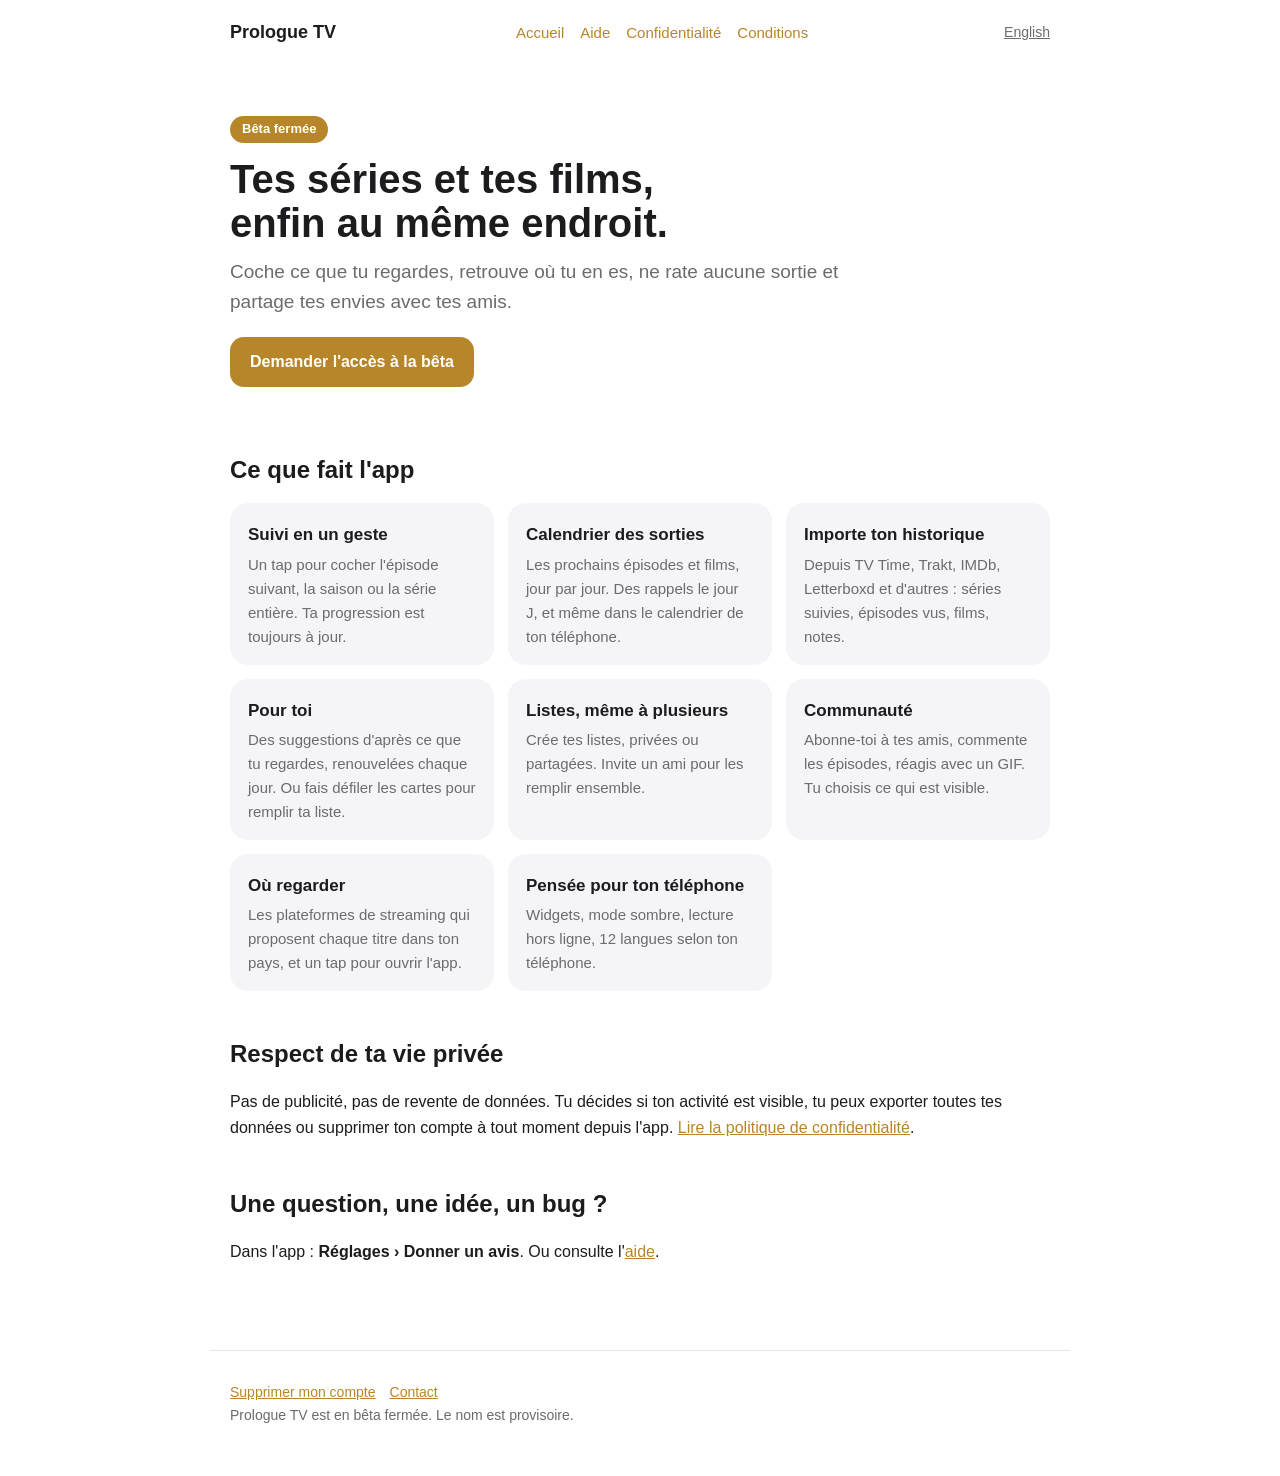
<file: index.html>
<!doctype html>
<html lang="fr"><head><meta charset="utf-8">
<meta name="viewport" content="width=device-width, initial-scale=1">
<title>Prologue TV — suis tes séries et tes films</title>
<meta name="description" content="Suis tes séries et tes films, ne rate aucune sortie et retrouve tout ton historique. Bêta fermée.">
<link rel="stylesheet" href="style.css">
</head><body>
<header class="top"><a class="brand" href="index.html">Prologue TV</a><nav><a href="index.html">Accueil</a><a href="support.html">Aide</a><a href="privacy.html">Confidentialité</a><a href="terms.html">Conditions</a></nav><a class="lang" href="index-en.html" hreflang="en">English</a></header>
<main>

<section class="hero">
<span class="badge">Bêta fermée</span>
<h1>Tes séries et tes films,<br>enfin au même endroit.</h1>
<p>Coche ce que tu regardes, retrouve où tu en es, ne rate aucune sortie et partage tes envies avec tes amis.</p>
<a class="btn" href="mailto:xfcorpz@gmail.com?subject=Acc%C3%A8s%20%C3%A0%20la%20b%C3%AAta%20de%20The%20TV%20Time">Demander l'accès à la bêta</a>
</section>
<h2>Ce que fait l'app</h2>
<div class="grid">
<div class="card"><h3>Suivi en un geste</h3><p>Un tap pour cocher l'épisode suivant, la saison ou la série entière. Ta progression est toujours à jour.</p></div>
<div class="card"><h3>Calendrier des sorties</h3><p>Les prochains épisodes et films, jour par jour. Des rappels le jour J, et même dans le calendrier de ton téléphone.</p></div>
<div class="card"><h3>Importe ton historique</h3><p>Depuis TV Time, Trakt, IMDb, Letterboxd et d'autres : séries suivies, épisodes vus, films, notes.</p></div>
<div class="card"><h3>Pour toi</h3><p>Des suggestions d'après ce que tu regardes, renouvelées chaque jour. Ou fais défiler les cartes pour remplir ta liste.</p></div>
<div class="card"><h3>Listes, même à plusieurs</h3><p>Crée tes listes, privées ou partagées. Invite un ami pour les remplir ensemble.</p></div>
<div class="card"><h3>Communauté</h3><p>Abonne-toi à tes amis, commente les épisodes, réagis avec un GIF. Tu choisis ce qui est visible.</p></div>
<div class="card"><h3>Où regarder</h3><p>Les plateformes de streaming qui proposent chaque titre dans ton pays, et un tap pour ouvrir l'app.</p></div>
<div class="card"><h3>Pensée pour ton téléphone</h3><p>Widgets, mode sombre, lecture hors ligne, 12 langues selon ton téléphone.</p></div>
</div>
<h2>Respect de ta vie privée</h2>
<p>Pas de publicité, pas de revente de données. Tu décides si ton activité est visible, tu peux exporter toutes tes données ou supprimer ton compte à tout moment depuis l'app. <a href="privacy.html">Lire la politique de confidentialité</a>.</p>
<h2>Une question, une idée, un bug ?</h2>
<p>Dans l'app : <b>Réglages › Donner un avis</b>. Ou consulte l'<a href="support.html">aide</a>.</p>

</main>
<footer><a href="delete-account.html">Supprimer mon compte</a><a href="mailto:xfcorpz@gmail.com">Contact</a><br>Prologue TV est en bêta fermée. Le nom est provisoire.</footer>
</body></html>
</file>
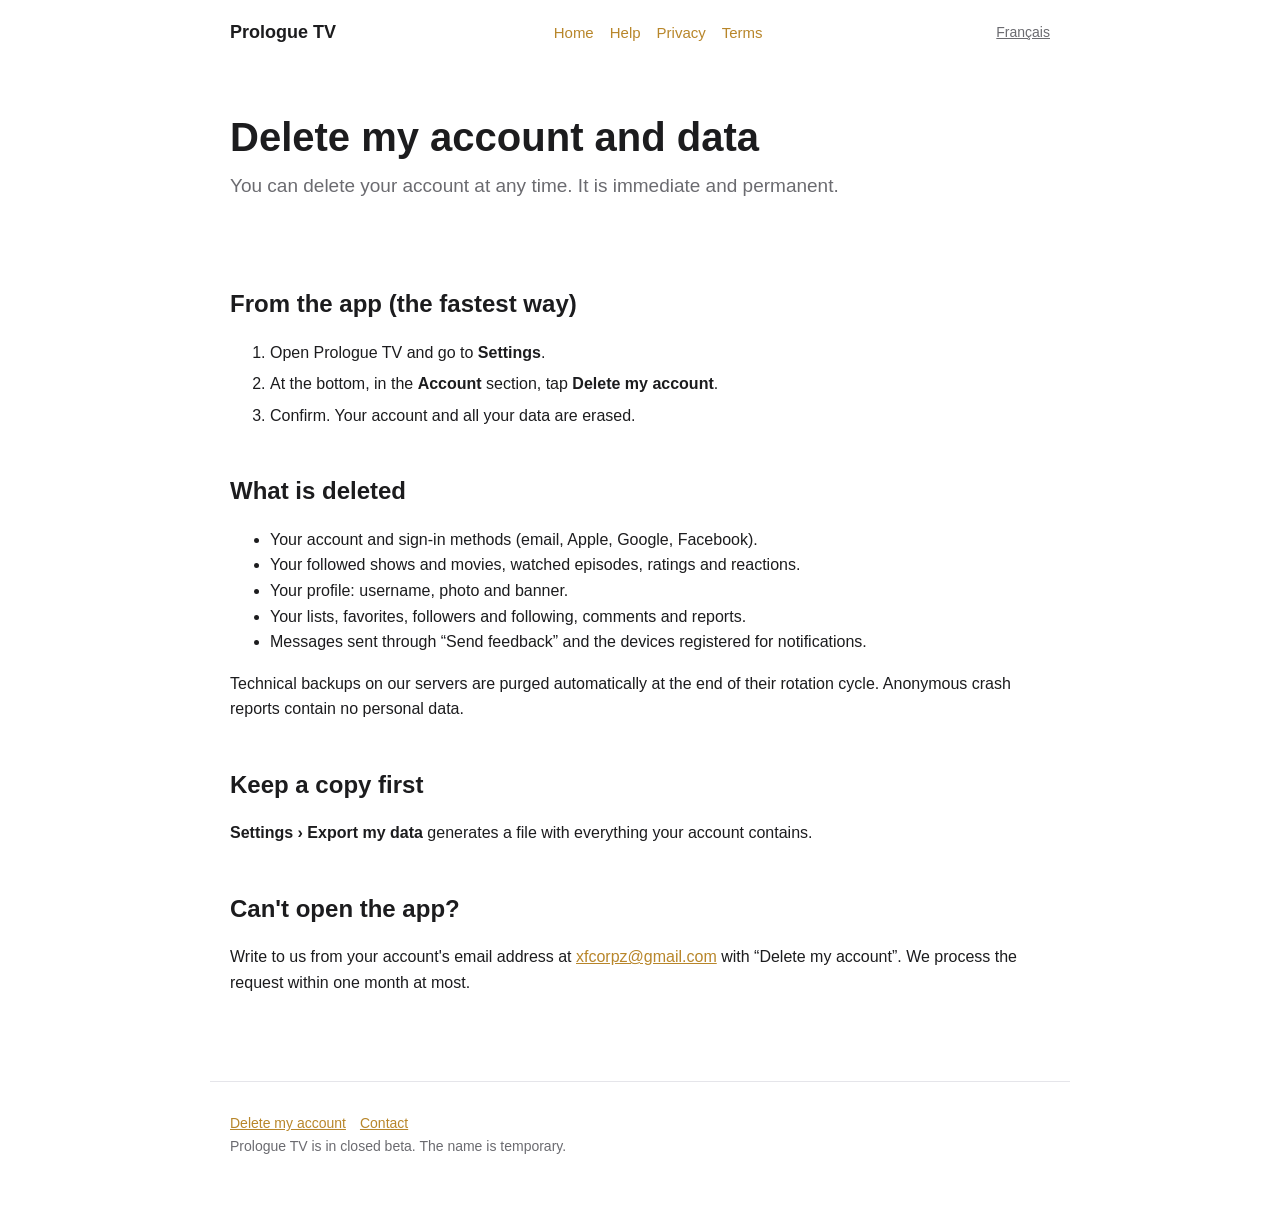
<file: delete-account-en.html>
<!doctype html>
<html lang="en"><head><meta charset="utf-8">
<meta name="viewport" content="width=device-width, initial-scale=1">
<title>Delete my account and data — Prologue TV</title>
<meta name="description" content="How to delete your Prologue TV account and all your data.">
<link rel="stylesheet" href="style.css">
</head><body>
<header class="top"><a class="brand" href="index-en.html">Prologue TV</a><nav><a href="index-en.html">Home</a><a href="support-en.html">Help</a><a href="privacy-en.html">Privacy</a><a href="terms-en.html">Terms</a></nav><a class="lang" href="delete-account.html" hreflang="fr">Français</a></header>
<main>

<section class="hero"><h1>Delete my account and data</h1><p>You can delete your account at any time. It is immediate and permanent.</p></section>
<h2>From the app (the fastest way)</h2>
<ol class="steps">
<li>Open Prologue TV and go to <b>Settings</b>.</li>
<li>At the bottom, in the <b>Account</b> section, tap <b>Delete my account</b>.</li>
<li>Confirm. Your account and all your data are erased.</li>
</ol>
<h2>What is deleted</h2>
<ul>
<li>Your account and sign-in methods (email, Apple, Google, Facebook).</li>
<li>Your followed shows and movies, watched episodes, ratings and reactions.</li>
<li>Your profile: username, photo and banner.</li>
<li>Your lists, favorites, followers and following, comments and reports.</li>
<li>Messages sent through “Send feedback” and the devices registered for notifications.</li>
</ul>
<p>Technical backups on our servers are purged automatically at the end of their rotation cycle. Anonymous crash reports contain no personal data.</p>
<h2>Keep a copy first</h2>
<p><b>Settings › Export my data</b> generates a file with everything your account contains.</p>
<h2>Can't open the app?</h2>
<p>Write to us from your account's email address at <a href="mailto:xfcorpz@gmail.com?subject=Delete%20my%20The%20TV%20Time%20account">xfcorpz@gmail.com</a> with “Delete my account”. We process the request within one month at most.</p>

</main>
<footer><a href="delete-account-en.html">Delete my account</a><a href="mailto:xfcorpz@gmail.com">Contact</a><br>Prologue TV is in closed beta. The name is temporary.</footer>
</body></html>
</file>
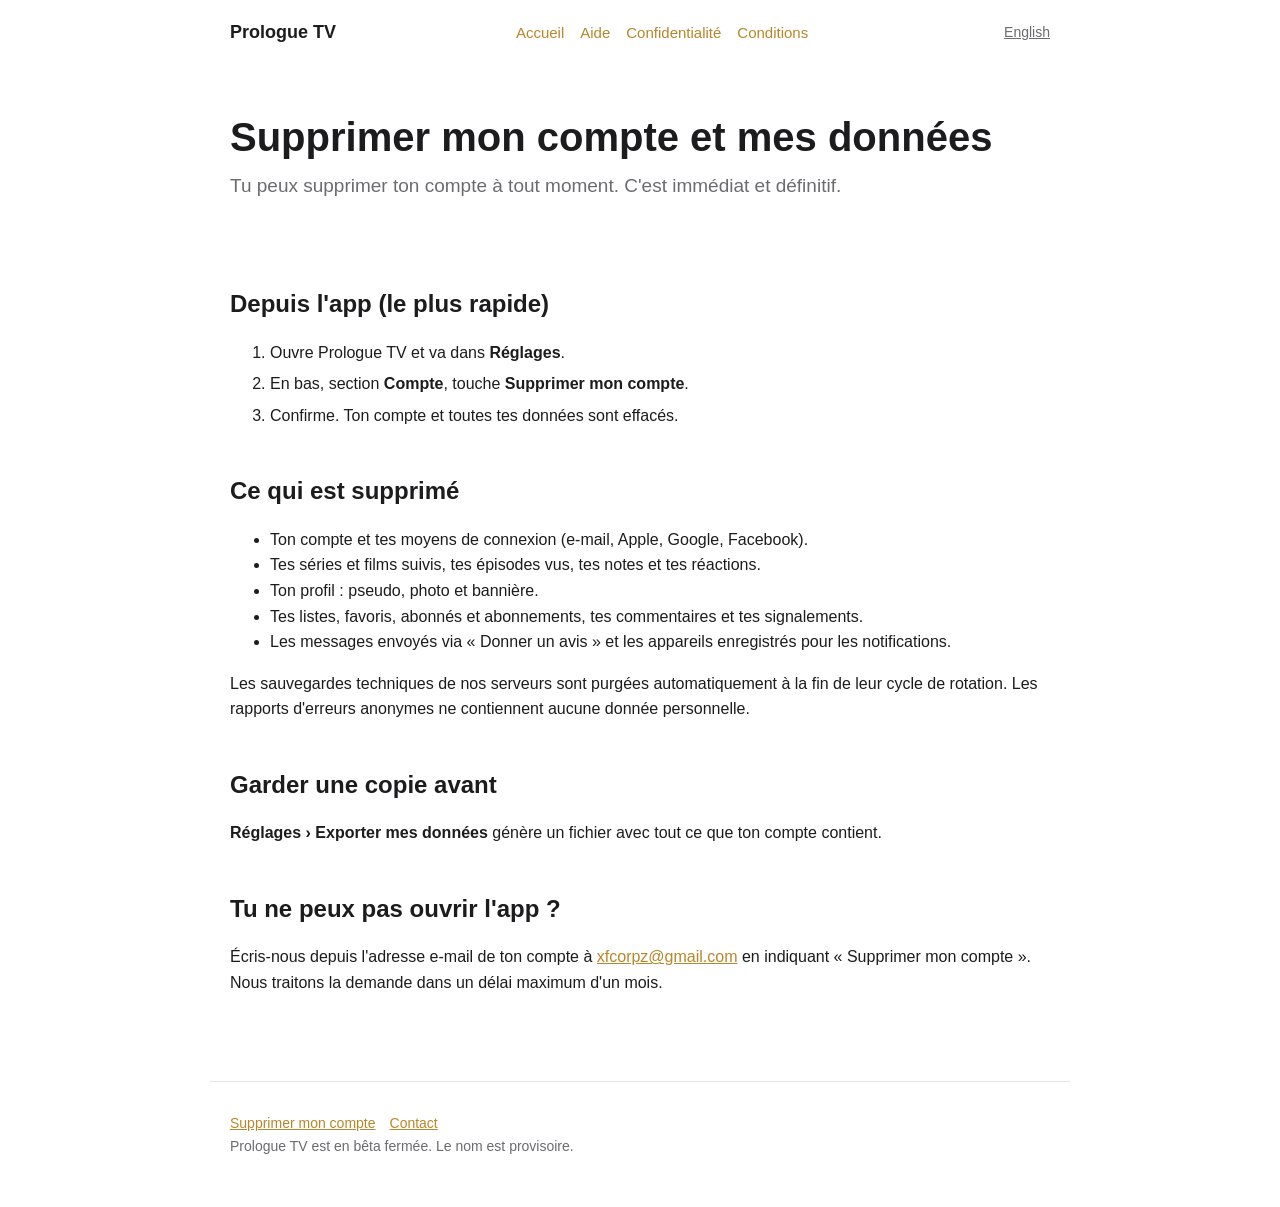
<file: delete-account.html>
<!doctype html>
<html lang="fr"><head><meta charset="utf-8">
<meta name="viewport" content="width=device-width, initial-scale=1">
<title>Supprimer mon compte et mes données — Prologue TV</title>
<meta name="description" content="Comment supprimer ton compte Prologue TV et toutes tes données.">
<link rel="stylesheet" href="style.css">
</head><body>
<header class="top"><a class="brand" href="index.html">Prologue TV</a><nav><a href="index.html">Accueil</a><a href="support.html">Aide</a><a href="privacy.html">Confidentialité</a><a href="terms.html">Conditions</a></nav><a class="lang" href="delete-account-en.html" hreflang="en">English</a></header>
<main>

<section class="hero"><h1>Supprimer mon compte et mes données</h1><p>Tu peux supprimer ton compte à tout moment. C'est immédiat et définitif.</p></section>
<h2>Depuis l'app (le plus rapide)</h2>
<ol class="steps">
<li>Ouvre Prologue TV et va dans <b>Réglages</b>.</li>
<li>En bas, section <b>Compte</b>, touche <b>Supprimer mon compte</b>.</li>
<li>Confirme. Ton compte et toutes tes données sont effacés.</li>
</ol>
<h2>Ce qui est supprimé</h2>
<ul>
<li>Ton compte et tes moyens de connexion (e-mail, Apple, Google, Facebook).</li>
<li>Tes séries et films suivis, tes épisodes vus, tes notes et tes réactions.</li>
<li>Ton profil : pseudo, photo et bannière.</li>
<li>Tes listes, favoris, abonnés et abonnements, tes commentaires et tes signalements.</li>
<li>Les messages envoyés via « Donner un avis » et les appareils enregistrés pour les notifications.</li>
</ul>
<p>Les sauvegardes techniques de nos serveurs sont purgées automatiquement à la fin de leur cycle de rotation. Les rapports d'erreurs anonymes ne contiennent aucune donnée personnelle.</p>
<h2>Garder une copie avant</h2>
<p><b>Réglages › Exporter mes données</b> génère un fichier avec tout ce que ton compte contient.</p>
<h2>Tu ne peux pas ouvrir l'app ?</h2>
<p>Écris-nous depuis l'adresse e-mail de ton compte à <a href="mailto:xfcorpz@gmail.com?subject=Suppression%20de%20mon%20compte%20The%20TV%20Time">xfcorpz@gmail.com</a> en indiquant « Supprimer mon compte ». Nous traitons la demande dans un délai maximum d'un mois.</p>

</main>
<footer><a href="delete-account.html">Supprimer mon compte</a><a href="mailto:xfcorpz@gmail.com">Contact</a><br>Prologue TV est en bêta fermée. Le nom est provisoire.</footer>
</body></html>
</file>
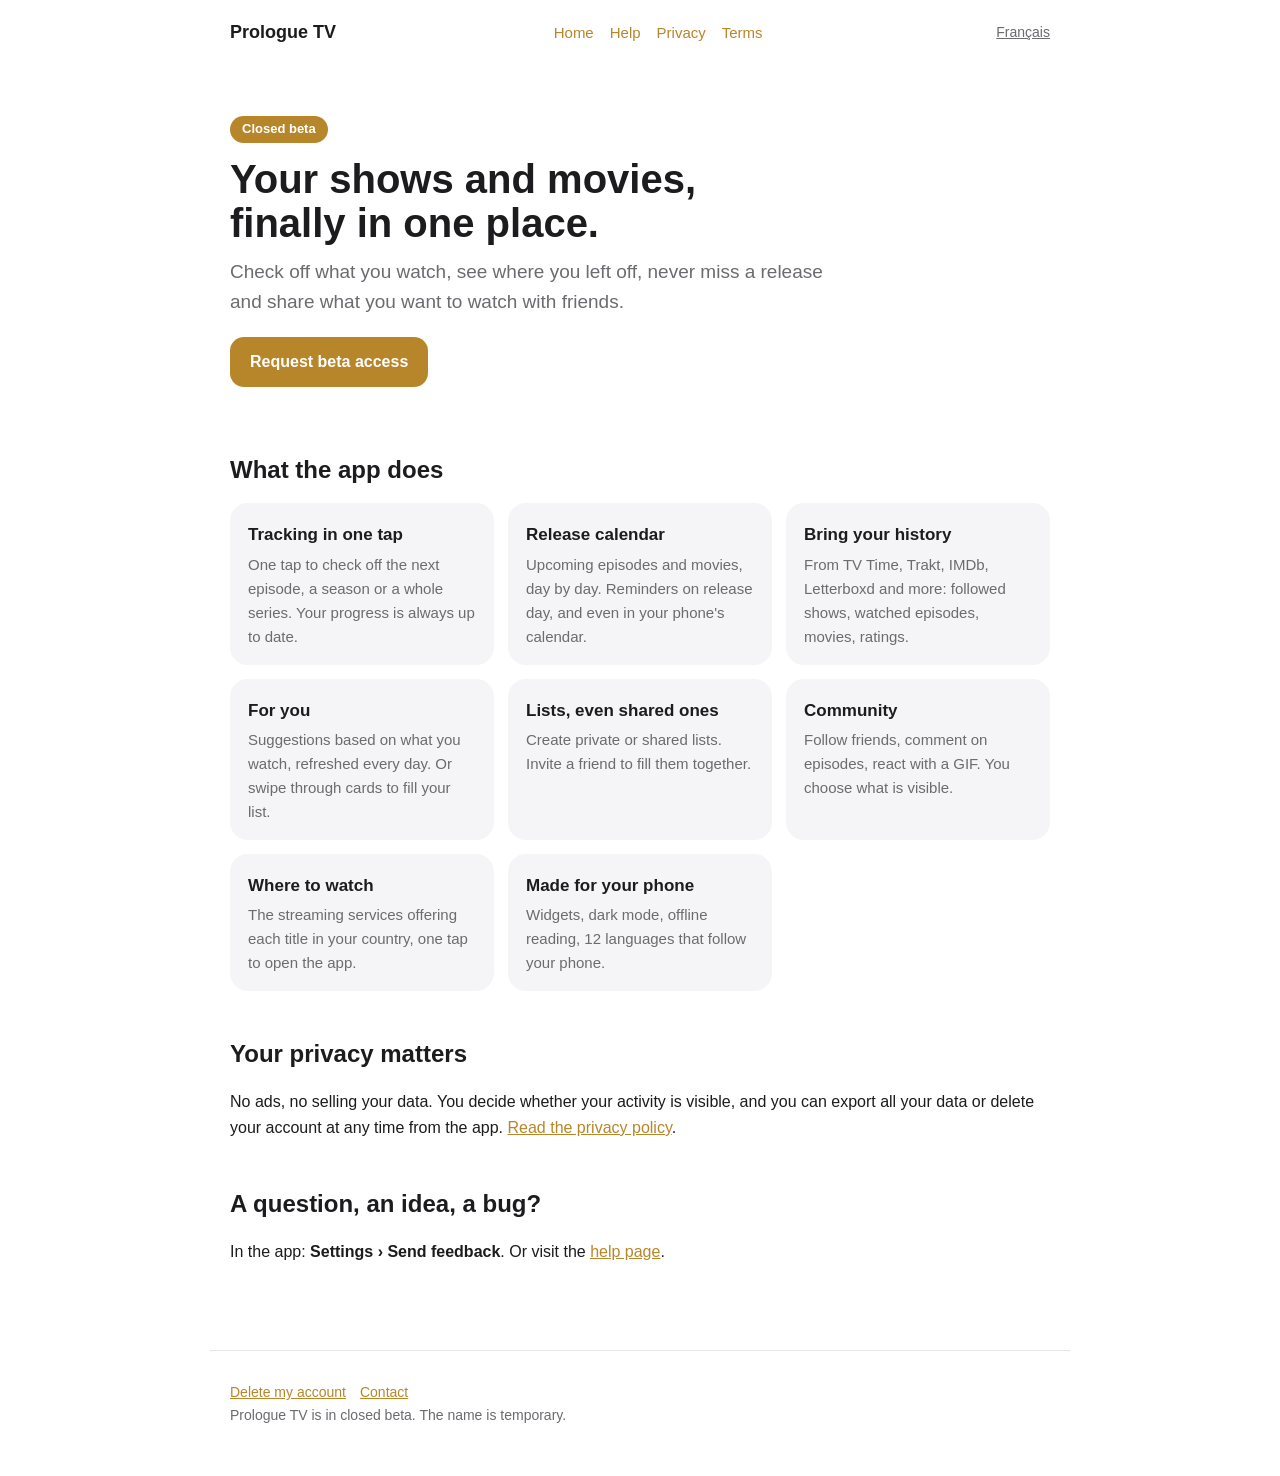
<file: index-en.html>
<!doctype html>
<html lang="en"><head><meta charset="utf-8">
<meta name="viewport" content="width=device-width, initial-scale=1">
<title>Prologue TV — track your shows and movies</title>
<meta name="description" content="Track your shows and movies, never miss a release and bring your whole history with you. Closed beta.">
<link rel="stylesheet" href="style.css">
</head><body>
<header class="top"><a class="brand" href="index-en.html">Prologue TV</a><nav><a href="index-en.html">Home</a><a href="support-en.html">Help</a><a href="privacy-en.html">Privacy</a><a href="terms-en.html">Terms</a></nav><a class="lang" href="index.html" hreflang="fr">Français</a></header>
<main>

<section class="hero">
<span class="badge">Closed beta</span>
<h1>Your shows and movies,<br>finally in one place.</h1>
<p>Check off what you watch, see where you left off, never miss a release and share what you want to watch with friends.</p>
<a class="btn" href="mailto:xfcorpz@gmail.com?subject=The%20TV%20Time%20beta%20access">Request beta access</a>
</section>
<h2>What the app does</h2>
<div class="grid">
<div class="card"><h3>Tracking in one tap</h3><p>One tap to check off the next episode, a season or a whole series. Your progress is always up to date.</p></div>
<div class="card"><h3>Release calendar</h3><p>Upcoming episodes and movies, day by day. Reminders on release day, and even in your phone's calendar.</p></div>
<div class="card"><h3>Bring your history</h3><p>From TV Time, Trakt, IMDb, Letterboxd and more: followed shows, watched episodes, movies, ratings.</p></div>
<div class="card"><h3>For you</h3><p>Suggestions based on what you watch, refreshed every day. Or swipe through cards to fill your list.</p></div>
<div class="card"><h3>Lists, even shared ones</h3><p>Create private or shared lists. Invite a friend to fill them together.</p></div>
<div class="card"><h3>Community</h3><p>Follow friends, comment on episodes, react with a GIF. You choose what is visible.</p></div>
<div class="card"><h3>Where to watch</h3><p>The streaming services offering each title in your country, one tap to open the app.</p></div>
<div class="card"><h3>Made for your phone</h3><p>Widgets, dark mode, offline reading, 12 languages that follow your phone.</p></div>
</div>
<h2>Your privacy matters</h2>
<p>No ads, no selling your data. You decide whether your activity is visible, and you can export all your data or delete your account at any time from the app. <a href="privacy-en.html">Read the privacy policy</a>.</p>
<h2>A question, an idea, a bug?</h2>
<p>In the app: <b>Settings › Send feedback</b>. Or visit the <a href="support-en.html">help page</a>.</p>

</main>
<footer><a href="delete-account-en.html">Delete my account</a><a href="mailto:xfcorpz@gmail.com">Contact</a><br>Prologue TV is in closed beta. The name is temporary.</footer>
</body></html>
</file>
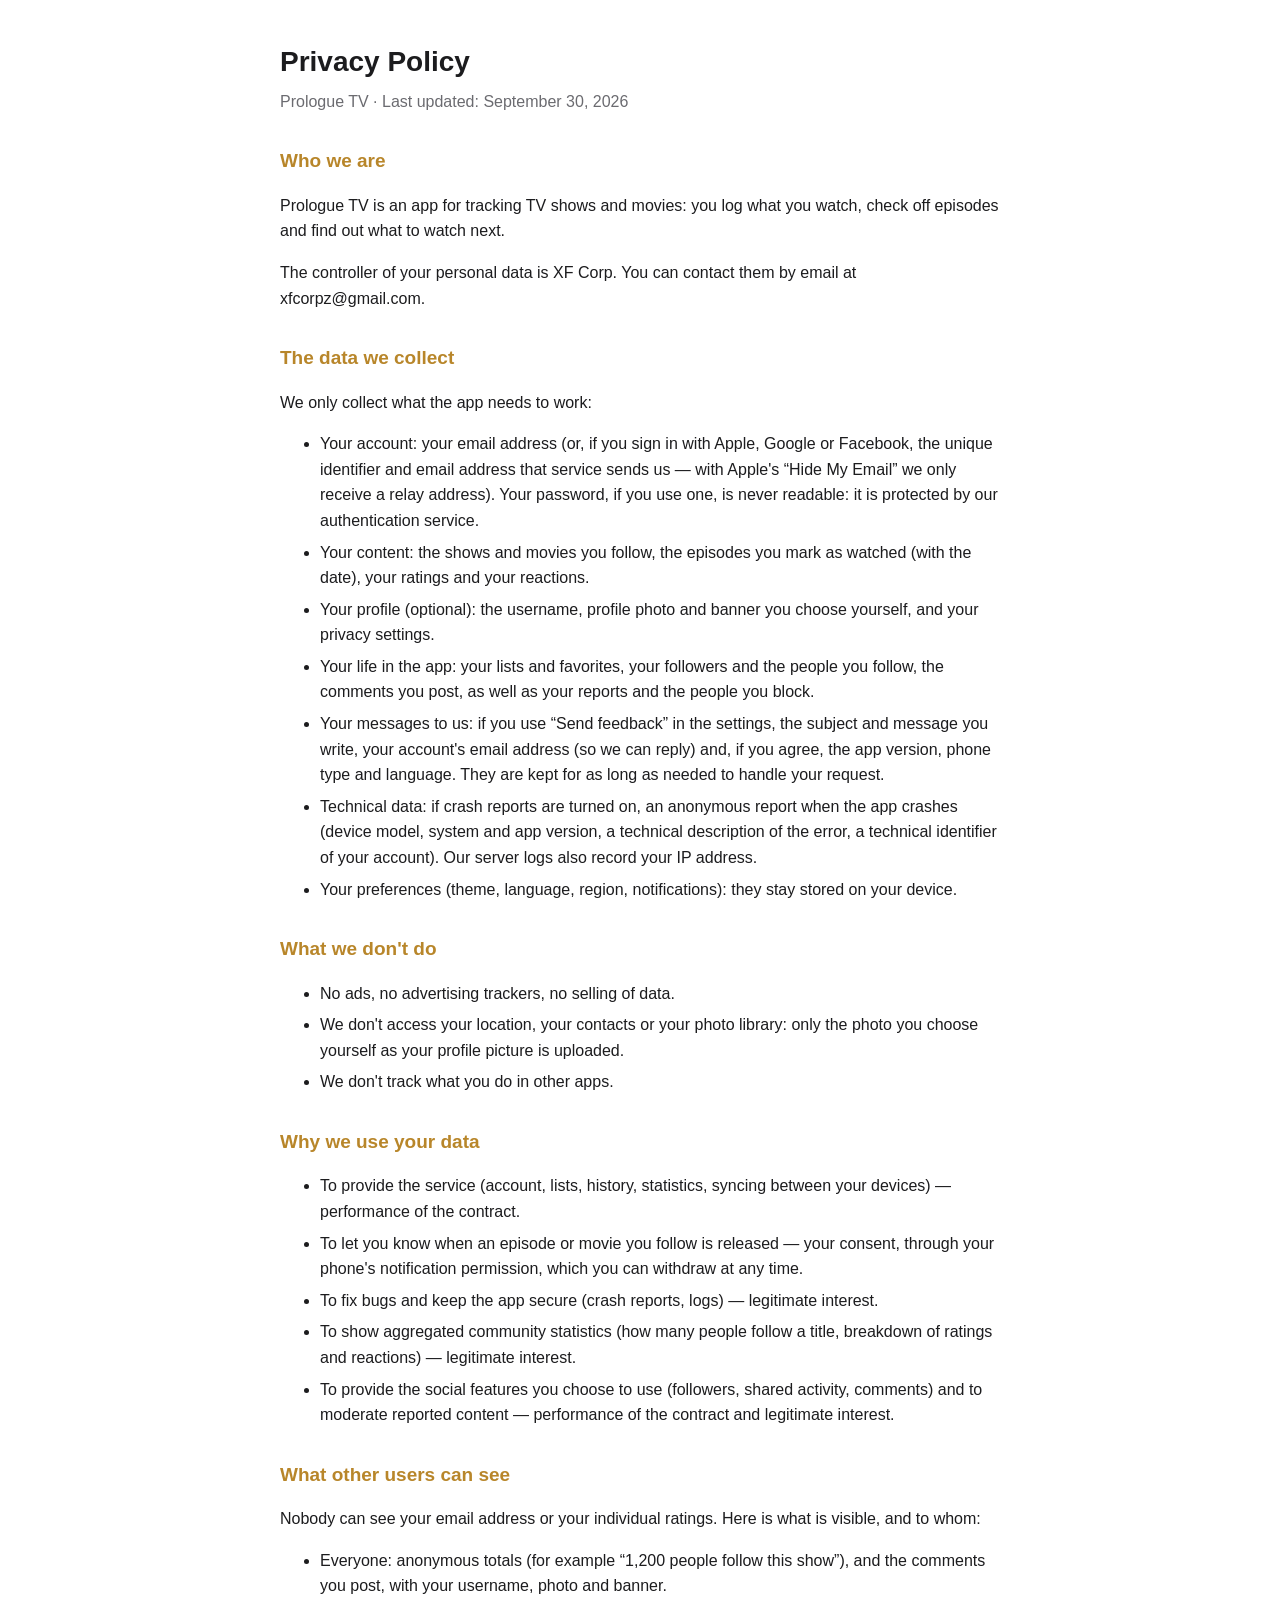
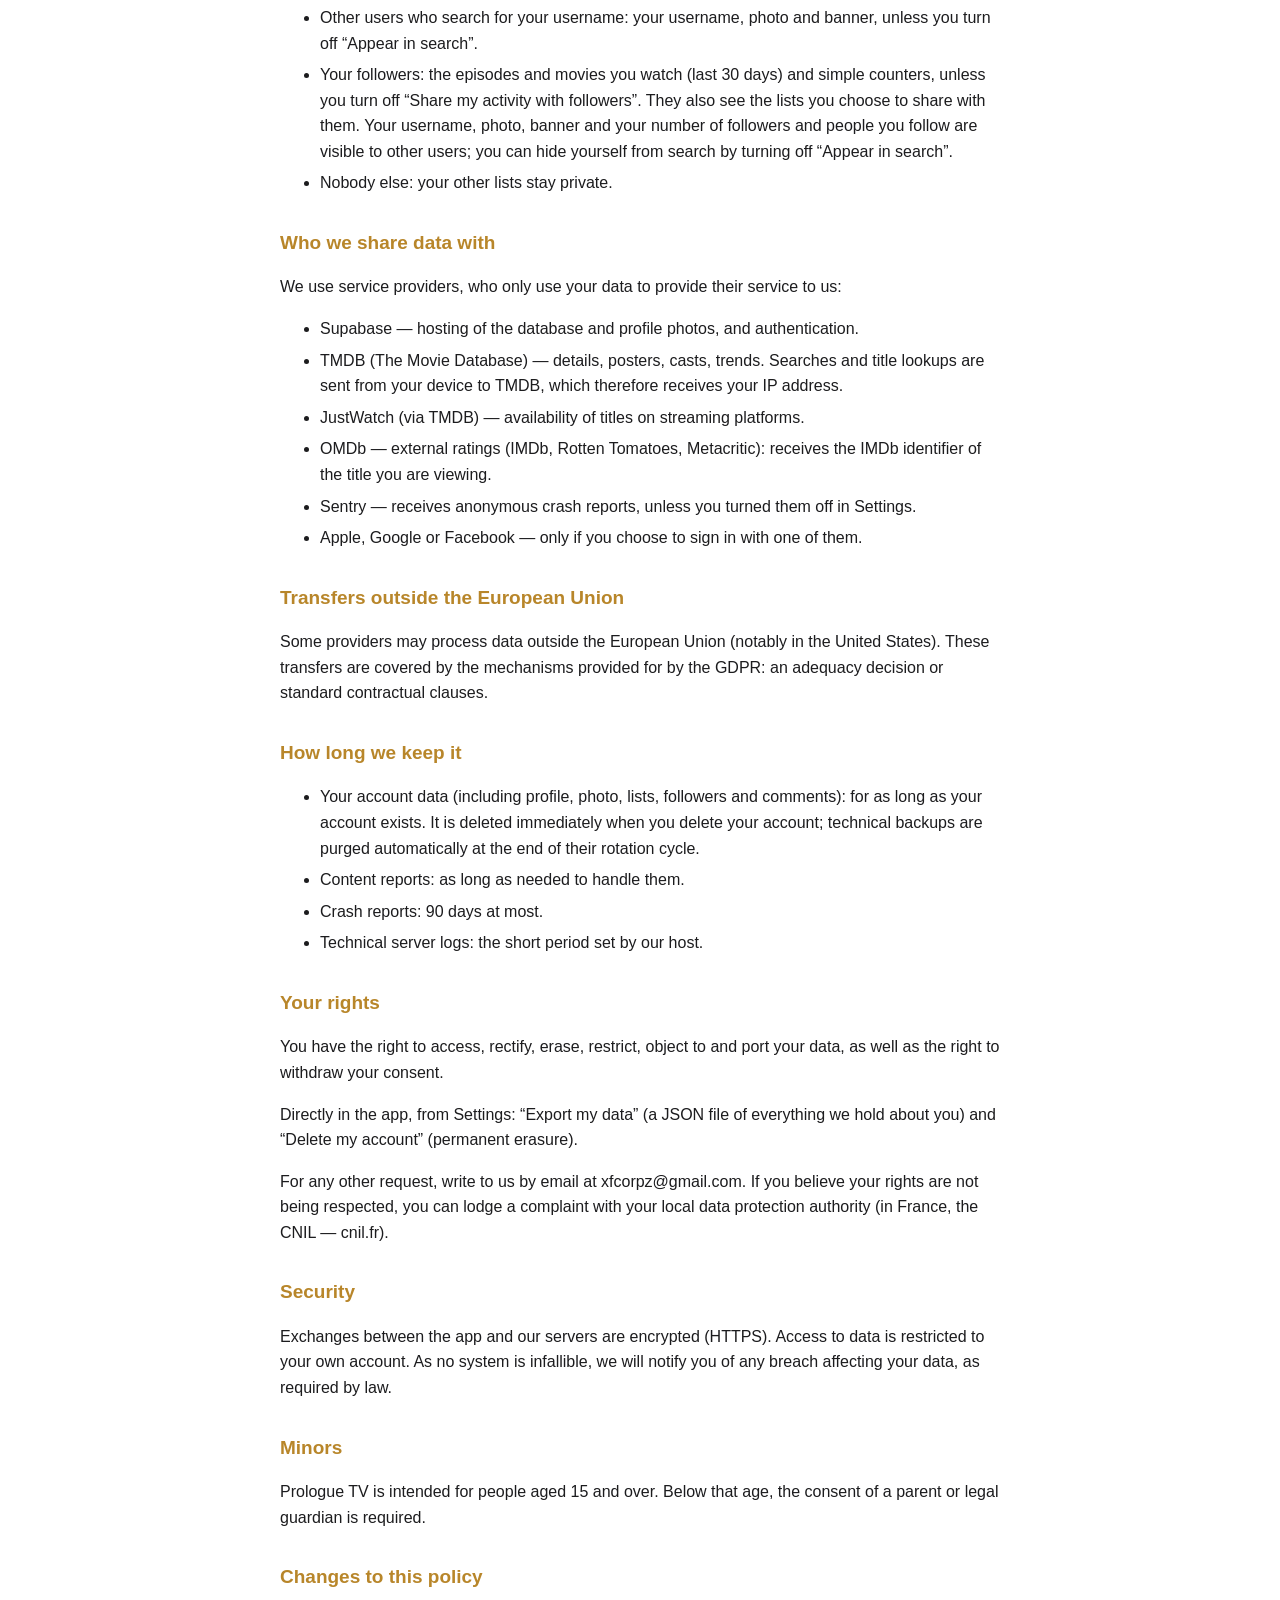
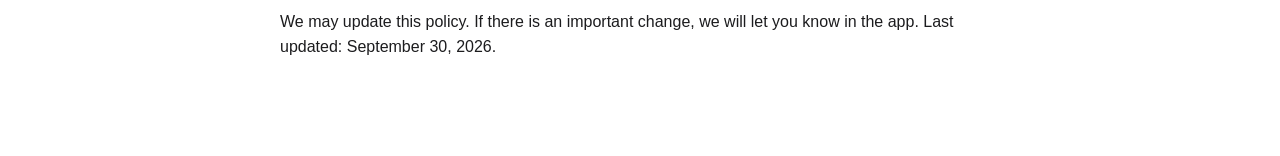
<file: privacy-en.html>
<!doctype html>
<html lang="en"><head><meta charset="utf-8">
<meta name="viewport" content="width=device-width, initial-scale=1">
<title>Privacy Policy — Prologue TV</title>
<style>
:root{color-scheme:light dark;--bg:#fff;--fg:#1c1c1e;--muted:#6b6b70;--accent:#b8862a}
@media(prefers-color-scheme:dark){:root{--bg:#000;--fg:#f2f2f7;--muted:#98989f;--accent:#d9a441}}
body{margin:0;background:var(--bg);color:var(--fg);font:16px/1.6 -apple-system,BlinkMacSystemFont,"Inter","Segoe UI",sans-serif}
main{max-width:720px;margin:0 auto;padding:40px 20px 80px}
h1{font-size:28px;margin:0 0 4px}h2{font-size:19px;margin:32px 0 8px;color:var(--accent)}
p.muted{color:var(--muted);margin:0 0 24px}li{margin:6px 0}
</style></head><body><main>
<h1>Privacy Policy</h1>
<p class="muted">Prologue TV · Last updated: September 30, 2026</p>
<h2>Who we are</h2>
<p>Prologue TV is an app for tracking TV shows and movies: you log what you watch, check off episodes and find out what to watch next.</p>
<p>The controller of your personal data is XF Corp. You can contact them by email at xfcorpz@gmail.com.</p>
<h2>The data we collect</h2>
<p>We only collect what the app needs to work:</p>
<ul>
<li>Your account: your email address (or, if you sign in with Apple, Google or Facebook, the unique identifier and email address that service sends us — with Apple's “Hide My Email” we only receive a relay address). Your password, if you use one, is never readable: it is protected by our authentication service.</li>
<li>Your content: the shows and movies you follow, the episodes you mark as watched (with the date), your ratings and your reactions.</li>
<li>Your profile (optional): the username, profile photo and banner you choose yourself, and your privacy settings.</li>
<li>Your life in the app: your lists and favorites, your followers and the people you follow, the comments you post, as well as your reports and the people you block.</li>
<li>Your messages to us: if you use “Send feedback” in the settings, the subject and message you write, your account's email address (so we can reply) and, if you agree, the app version, phone type and language. They are kept for as long as needed to handle your request.</li>
<li>Technical data: if crash reports are turned on, an anonymous report when the app crashes (device model, system and app version, a technical description of the error, a technical identifier of your account). Our server logs also record your IP address.</li>
<li>Your preferences (theme, language, region, notifications): they stay stored on your device.</li>
</ul>
<h2>What we don't do</h2>
<ul>
<li>No ads, no advertising trackers, no selling of data.</li>
<li>We don't access your location, your contacts or your photo library: only the photo you choose yourself as your profile picture is uploaded.</li>
<li>We don't track what you do in other apps.</li>
</ul>
<h2>Why we use your data</h2>
<ul>
<li>To provide the service (account, lists, history, statistics, syncing between your devices) — performance of the contract.</li>
<li>To let you know when an episode or movie you follow is released — your consent, through your phone's notification permission, which you can withdraw at any time.</li>
<li>To fix bugs and keep the app secure (crash reports, logs) — legitimate interest.</li>
<li>To show aggregated community statistics (how many people follow a title, breakdown of ratings and reactions) — legitimate interest.</li>
<li>To provide the social features you choose to use (followers, shared activity, comments) and to moderate reported content — performance of the contract and legitimate interest.</li>
</ul>
<h2>What other users can see</h2>
<p>Nobody can see your email address or your individual ratings. Here is what is visible, and to whom:</p>
<ul>
<li>Everyone: anonymous totals (for example “1,200 people follow this show”), and the comments you post, with your username, photo and banner.</li>
<li>Other users who search for your username: your username, photo and banner, unless you turn off “Appear in search”.</li>
<li>Your followers: the episodes and movies you watch (last 30 days) and simple counters, unless you turn off “Share my activity with followers”. They also see the lists you choose to share with them. Your username, photo, banner and your number of followers and people you follow are visible to other users; you can hide yourself from search by turning off “Appear in search”.</li>
<li>Nobody else: your other lists stay private.</li>
</ul>
<h2>Who we share data with</h2>
<p>We use service providers, who only use your data to provide their service to us:</p>
<ul>
<li>Supabase — hosting of the database and profile photos, and authentication.</li>
<li>TMDB (The Movie Database) — details, posters, casts, trends. Searches and title lookups are sent from your device to TMDB, which therefore receives your IP address.</li>
<li>JustWatch (via TMDB) — availability of titles on streaming platforms.</li>
<li>OMDb — external ratings (IMDb, Rotten Tomatoes, Metacritic): receives the IMDb identifier of the title you are viewing.</li>
<li>Sentry — receives anonymous crash reports, unless you turned them off in Settings.</li>
<li>Apple, Google or Facebook — only if you choose to sign in with one of them.</li>
</ul>
<h2>Transfers outside the European Union</h2>
<p>Some providers may process data outside the European Union (notably in the United States). These transfers are covered by the mechanisms provided for by the GDPR: an adequacy decision or standard contractual clauses.</p>
<h2>How long we keep it</h2>
<ul>
<li>Your account data (including profile, photo, lists, followers and comments): for as long as your account exists. It is deleted immediately when you delete your account; technical backups are purged automatically at the end of their rotation cycle.</li>
<li>Content reports: as long as needed to handle them.</li>
<li>Crash reports: 90 days at most.</li>
<li>Technical server logs: the short period set by our host.</li>
</ul>
<h2>Your rights</h2>
<p>You have the right to access, rectify, erase, restrict, object to and port your data, as well as the right to withdraw your consent.</p>
<p>Directly in the app, from Settings: “Export my data” (a JSON file of everything we hold about you) and “Delete my account” (permanent erasure).</p>
<p>For any other request, write to us by email at xfcorpz@gmail.com. If you believe your rights are not being respected, you can lodge a complaint with your local data protection authority (in France, the CNIL — cnil.fr).</p>
<h2>Security</h2>
<p>Exchanges between the app and our servers are encrypted (HTTPS). Access to data is restricted to your own account. As no system is infallible, we will notify you of any breach affecting your data, as required by law.</p>
<h2>Minors</h2>
<p>Prologue TV is intended for people aged 15 and over. Below that age, the consent of a parent or legal guardian is required.</p>
<h2>Changes to this policy</h2>
<p>We may update this policy. If there is an important change, we will let you know in the app. Last updated: September 30, 2026.</p>
</main></body></html>
</file>
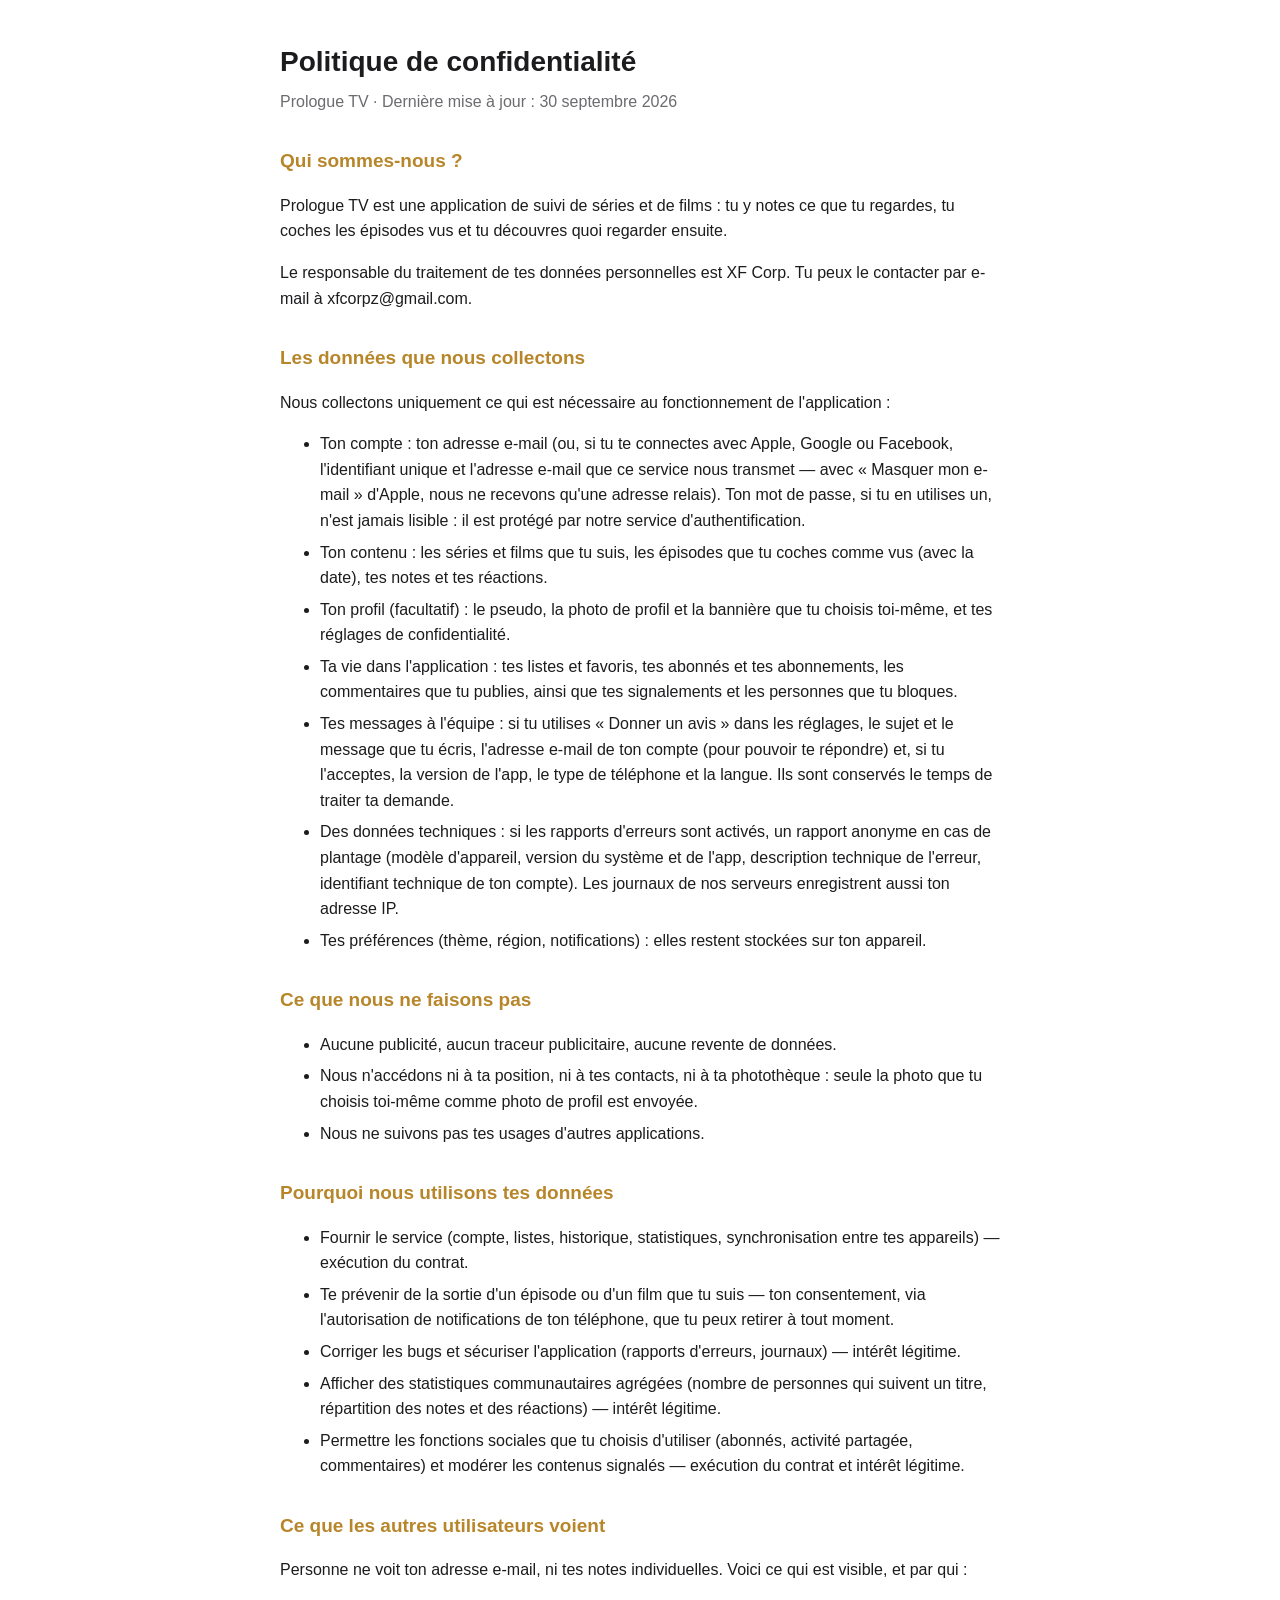
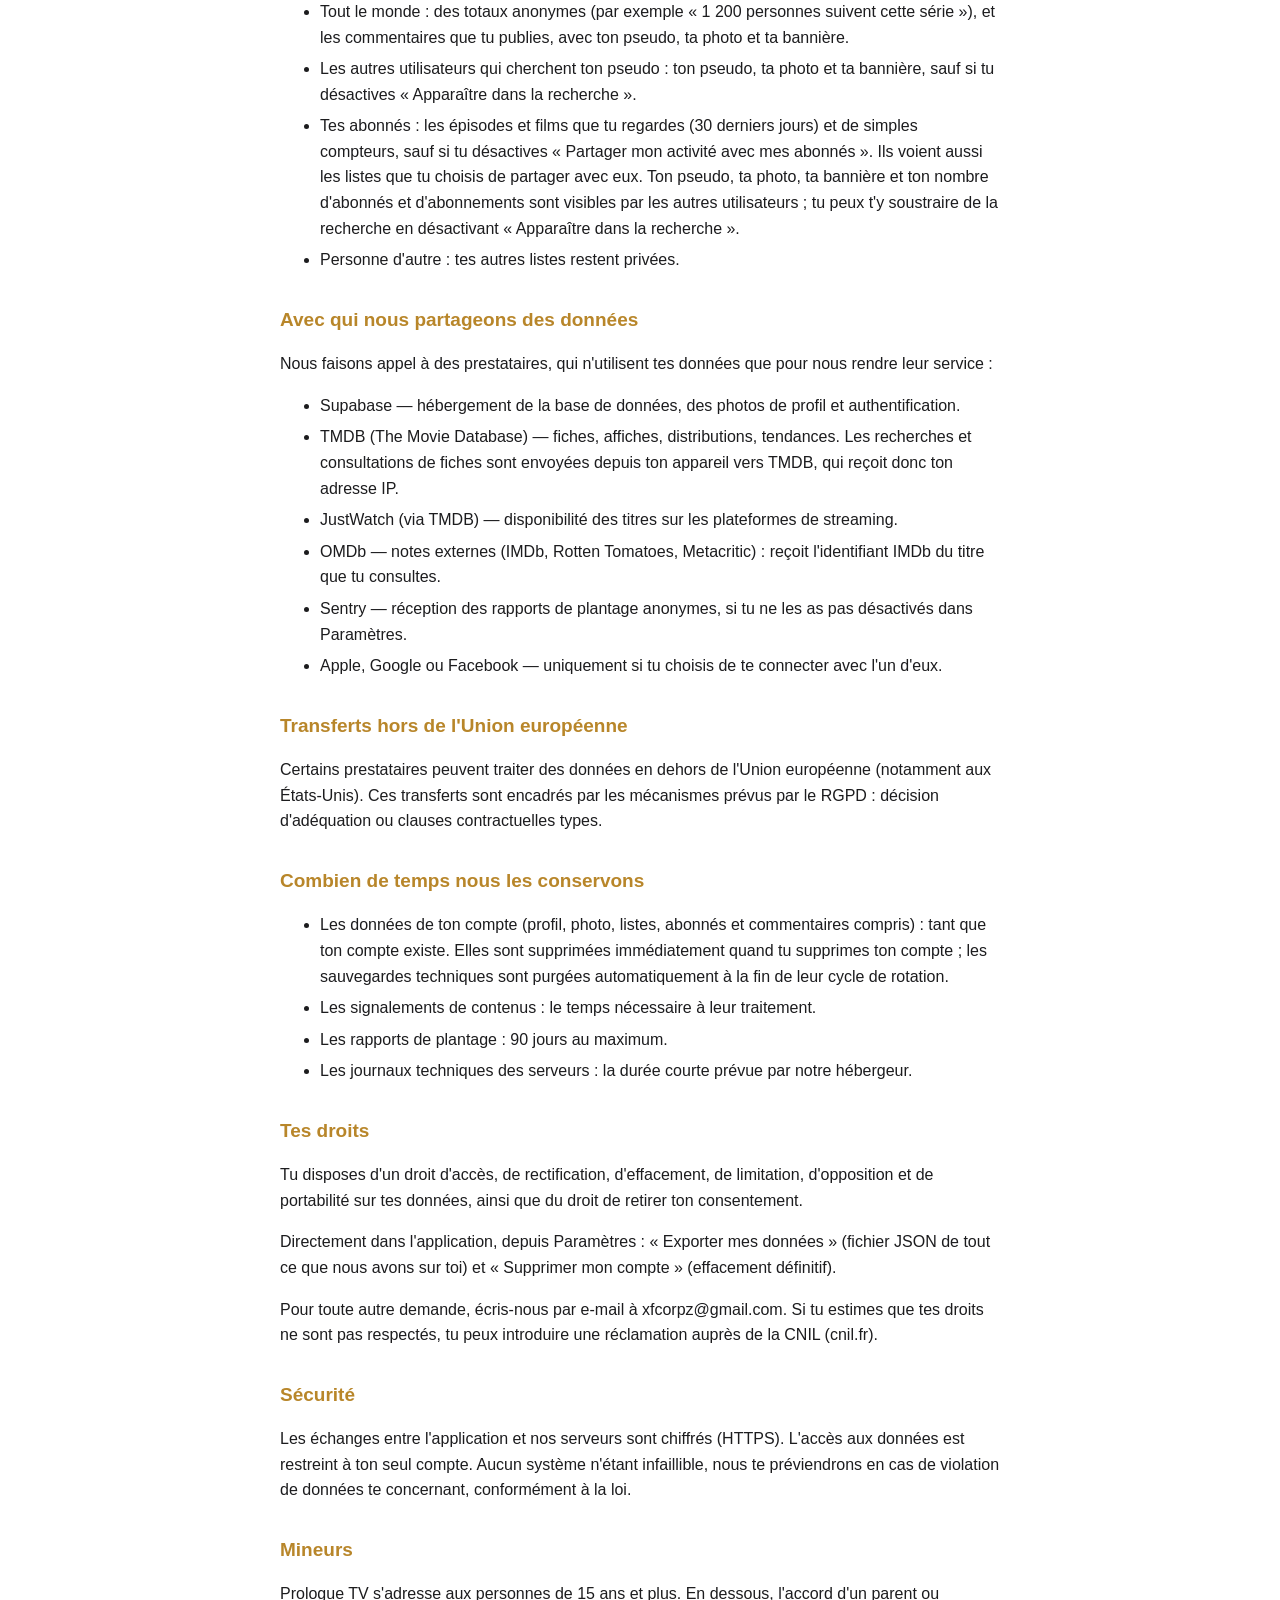
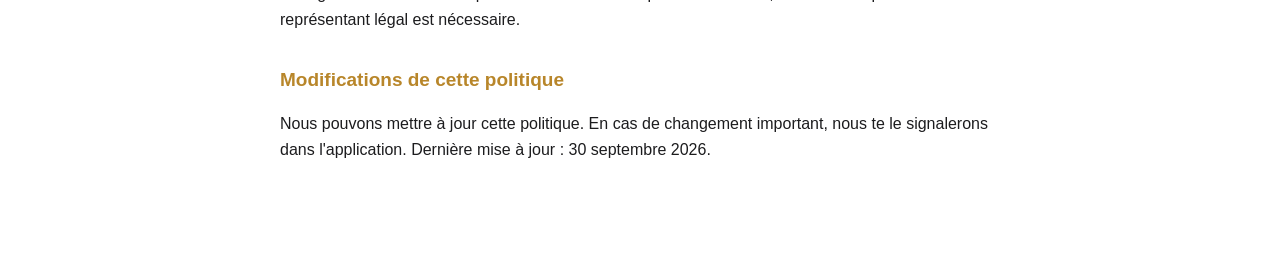
<file: privacy.html>
<!doctype html>
<html lang="fr"><head><meta charset="utf-8">
<meta name="viewport" content="width=device-width, initial-scale=1">
<title>Politique de confidentialité — Prologue TV</title>
<style>
:root{color-scheme:light dark;--bg:#fff;--fg:#1c1c1e;--muted:#6b6b70;--accent:#b8862a}
@media(prefers-color-scheme:dark){:root{--bg:#000;--fg:#f2f2f7;--muted:#98989f;--accent:#d9a441}}
body{margin:0;background:var(--bg);color:var(--fg);font:16px/1.6 -apple-system,BlinkMacSystemFont,"Inter","Segoe UI",sans-serif}
main{max-width:720px;margin:0 auto;padding:40px 20px 80px}
h1{font-size:28px;margin:0 0 4px}h2{font-size:19px;margin:32px 0 8px;color:var(--accent)}
p.muted{color:var(--muted);margin:0 0 24px}li{margin:6px 0}
</style></head><body><main>
<h1>Politique de confidentialité</h1>
<p class="muted">Prologue TV · Dernière mise à jour : 30 septembre 2026</p>
<h2>Qui sommes-nous ?</h2>
<p>Prologue TV est une application de suivi de séries et de films : tu y notes ce que tu regardes, tu coches les épisodes vus et tu découvres quoi regarder ensuite.</p>
<p>Le responsable du traitement de tes données personnelles est XF Corp. Tu peux le contacter par e-mail à xfcorpz@gmail.com.</p>
<h2>Les données que nous collectons</h2>
<p>Nous collectons uniquement ce qui est nécessaire au fonctionnement de l'application :</p>
<ul>
<li>Ton compte : ton adresse e-mail (ou, si tu te connectes avec Apple, Google ou Facebook, l'identifiant unique et l'adresse e-mail que ce service nous transmet — avec « Masquer mon e-mail » d'Apple, nous ne recevons qu'une adresse relais). Ton mot de passe, si tu en utilises un, n'est jamais lisible : il est protégé par notre service d'authentification.</li>
<li>Ton contenu : les séries et films que tu suis, les épisodes que tu coches comme vus (avec la date), tes notes et tes réactions.</li>
<li>Ton profil (facultatif) : le pseudo, la photo de profil et la bannière que tu choisis toi-même, et tes réglages de confidentialité.</li>
<li>Ta vie dans l'application : tes listes et favoris, tes abonnés et tes abonnements, les commentaires que tu publies, ainsi que tes signalements et les personnes que tu bloques.</li>
<li>Tes messages à l'équipe : si tu utilises « Donner un avis » dans les réglages, le sujet et le message que tu écris, l'adresse e-mail de ton compte (pour pouvoir te répondre) et, si tu l'acceptes, la version de l'app, le type de téléphone et la langue. Ils sont conservés le temps de traiter ta demande.</li>
<li>Des données techniques : si les rapports d'erreurs sont activés, un rapport anonyme en cas de plantage (modèle d'appareil, version du système et de l'app, description technique de l'erreur, identifiant technique de ton compte). Les journaux de nos serveurs enregistrent aussi ton adresse IP.</li>
<li>Tes préférences (thème, région, notifications) : elles restent stockées sur ton appareil.</li>
</ul>
<h2>Ce que nous ne faisons pas</h2>
<ul>
<li>Aucune publicité, aucun traceur publicitaire, aucune revente de données.</li>
<li>Nous n'accédons ni à ta position, ni à tes contacts, ni à ta photothèque : seule la photo que tu choisis toi-même comme photo de profil est envoyée.</li>
<li>Nous ne suivons pas tes usages d'autres applications.</li>
</ul>
<h2>Pourquoi nous utilisons tes données</h2>
<ul>
<li>Fournir le service (compte, listes, historique, statistiques, synchronisation entre tes appareils) — exécution du contrat.</li>
<li>Te prévenir de la sortie d'un épisode ou d'un film que tu suis — ton consentement, via l'autorisation de notifications de ton téléphone, que tu peux retirer à tout moment.</li>
<li>Corriger les bugs et sécuriser l'application (rapports d'erreurs, journaux) — intérêt légitime.</li>
<li>Afficher des statistiques communautaires agrégées (nombre de personnes qui suivent un titre, répartition des notes et des réactions) — intérêt légitime.</li>
<li>Permettre les fonctions sociales que tu choisis d'utiliser (abonnés, activité partagée, commentaires) et modérer les contenus signalés — exécution du contrat et intérêt légitime.</li>
</ul>
<h2>Ce que les autres utilisateurs voient</h2>
<p>Personne ne voit ton adresse e-mail, ni tes notes individuelles. Voici ce qui est visible, et par qui :</p>
<ul>
<li>Tout le monde : des totaux anonymes (par exemple « 1 200 personnes suivent cette série »), et les commentaires que tu publies, avec ton pseudo, ta photo et ta bannière.</li>
<li>Les autres utilisateurs qui cherchent ton pseudo : ton pseudo, ta photo et ta bannière, sauf si tu désactives « Apparaître dans la recherche ».</li>
<li>Tes abonnés : les épisodes et films que tu regardes (30 derniers jours) et de simples compteurs, sauf si tu désactives « Partager mon activité avec mes abonnés ». Ils voient aussi les listes que tu choisis de partager avec eux. Ton pseudo, ta photo, ta bannière et ton nombre d'abonnés et d'abonnements sont visibles par les autres utilisateurs ; tu peux t'y soustraire de la recherche en désactivant « Apparaître dans la recherche ».</li>
<li>Personne d'autre : tes autres listes restent privées.</li>
</ul>
<h2>Avec qui nous partageons des données</h2>
<p>Nous faisons appel à des prestataires, qui n'utilisent tes données que pour nous rendre leur service :</p>
<ul>
<li>Supabase — hébergement de la base de données, des photos de profil et authentification.</li>
<li>TMDB (The Movie Database) — fiches, affiches, distributions, tendances. Les recherches et consultations de fiches sont envoyées depuis ton appareil vers TMDB, qui reçoit donc ton adresse IP.</li>
<li>JustWatch (via TMDB) — disponibilité des titres sur les plateformes de streaming.</li>
<li>OMDb — notes externes (IMDb, Rotten Tomatoes, Metacritic) : reçoit l'identifiant IMDb du titre que tu consultes.</li>
<li>Sentry — réception des rapports de plantage anonymes, si tu ne les as pas désactivés dans Paramètres.</li>
<li>Apple, Google ou Facebook — uniquement si tu choisis de te connecter avec l'un d'eux.</li>
</ul>
<h2>Transferts hors de l'Union européenne</h2>
<p>Certains prestataires peuvent traiter des données en dehors de l'Union européenne (notamment aux États-Unis). Ces transferts sont encadrés par les mécanismes prévus par le RGPD : décision d'adéquation ou clauses contractuelles types.</p>
<h2>Combien de temps nous les conservons</h2>
<ul>
<li>Les données de ton compte (profil, photo, listes, abonnés et commentaires compris) : tant que ton compte existe. Elles sont supprimées immédiatement quand tu supprimes ton compte ; les sauvegardes techniques sont purgées automatiquement à la fin de leur cycle de rotation.</li>
<li>Les signalements de contenus : le temps nécessaire à leur traitement.</li>
<li>Les rapports de plantage : 90 jours au maximum.</li>
<li>Les journaux techniques des serveurs : la durée courte prévue par notre hébergeur.</li>
</ul>
<h2>Tes droits</h2>
<p>Tu disposes d'un droit d'accès, de rectification, d'effacement, de limitation, d'opposition et de portabilité sur tes données, ainsi que du droit de retirer ton consentement.</p>
<p>Directement dans l'application, depuis Paramètres : « Exporter mes données » (fichier JSON de tout ce que nous avons sur toi) et « Supprimer mon compte » (effacement définitif).</p>
<p>Pour toute autre demande, écris-nous par e-mail à xfcorpz@gmail.com. Si tu estimes que tes droits ne sont pas respectés, tu peux introduire une réclamation auprès de la CNIL (cnil.fr).</p>
<h2>Sécurité</h2>
<p>Les échanges entre l'application et nos serveurs sont chiffrés (HTTPS). L'accès aux données est restreint à ton seul compte. Aucun système n'étant infaillible, nous te préviendrons en cas de violation de données te concernant, conformément à la loi.</p>
<h2>Mineurs</h2>
<p>Prologue TV s'adresse aux personnes de 15 ans et plus. En dessous, l'accord d'un parent ou représentant légal est nécessaire.</p>
<h2>Modifications de cette politique</h2>
<p>Nous pouvons mettre à jour cette politique. En cas de changement important, nous te le signalerons dans l'application. Dernière mise à jour : 30 septembre 2026.</p>
</main></body></html>
</file>
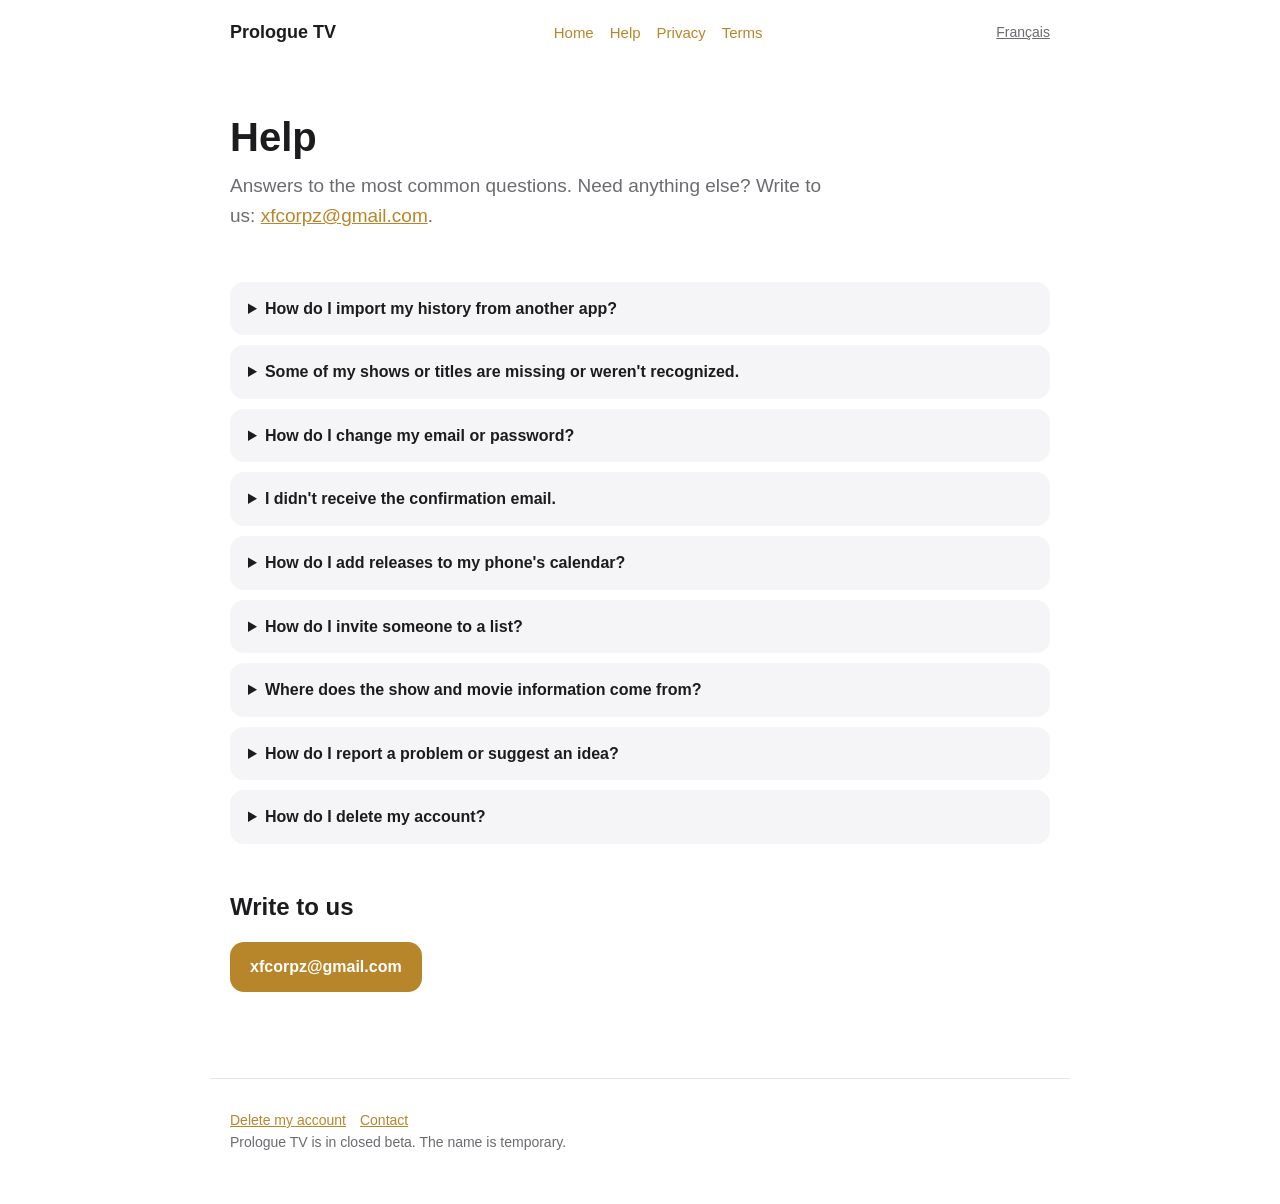
<file: support-en.html>
<!doctype html>
<html lang="en"><head><meta charset="utf-8">
<meta name="viewport" content="width=device-width, initial-scale=1">
<title>Help — Prologue TV</title>
<meta name="description" content="Frequently asked questions and contact for Prologue TV.">
<link rel="stylesheet" href="style.css">
</head><body>
<header class="top"><a class="brand" href="index-en.html">Prologue TV</a><nav><a href="index-en.html">Home</a><a href="support-en.html">Help</a><a href="privacy-en.html">Privacy</a><a href="terms-en.html">Terms</a></nav><a class="lang" href="support.html" hreflang="fr">Français</a></header>
<main>

<section class="hero"><h1>Help</h1><p>Answers to the most common questions. Need anything else? Write to us: <a href="mailto:xfcorpz@gmail.com">xfcorpz@gmail.com</a>.</p></section>
<details><summary>How do I import my history from another app?</summary><ol class='steps'><li>Export your data from the other app (TV Time, Trakt, IMDb, Letterboxd…).</li><li>In Prologue TV: <b>Settings › Import my history</b>.</li><li>Pick the file (even a .zip, with its password if needed). The app shows you what it found before saving anything.</li></ol><p>You can run an import again without creating duplicates.</p></details>
<details><summary>Some of my shows or titles are missing or weren't recognized.</summary><p>The import matches titles by name and year. Those that couldn't be matched are listed at the end. If TMDB didn't answer, simply run the import again: it picks up what was missing.</p></details>
<details><summary>How do I change my email or password?</summary><p><b>Settings › My account</b>. For your security, a confirmation email is sent: the change only takes effect after you tap the link in it. Check your spam folder.</p></details>
<details><summary>I didn't receive the confirmation email.</summary><p>Check your spam folder, then use “Resend the confirmation email” on the sign-in screen (a short delay applies between two sends). If nothing arrives, write to us.</p></details>
<details><summary>How do I add releases to my phone's calendar?</summary><p><b>Settings › Calendar › Add releases to my calendar</b>, then allow access. A “Prologue TV” calendar appears and stays up to date automatically. You can choose shows, movies, or both.</p></details>
<details><summary>How do I invite someone to a list?</summary><p>Open the list and tap the “invite” icon. You can invite people you follow who also follow you. They receive the invitation in their notification bell.</p></details>
<details><summary>Where does the show and movie information come from?</summary><p>The information comes from TMDB, and streaming availability from JustWatch (via TMDB). Prologue TV is not endorsed or certified by TMDB.</p></details>
<details><summary>How do I report a problem or suggest an idea?</summary><p><b>Settings › About › Send feedback</b>: choose Problem, Idea or Feedback, write a subject and a message. You can include the app version and phone type to help us understand.</p></details>
<details><summary>How do I delete my account?</summary><p>Right in the app, in a few seconds: see <a href='delete-account-en.html'>Delete my account and data</a>.</p></details>
<h2>Write to us</h2>
<p><a class="btn" href="mailto:xfcorpz@gmail.com?subject=The%20TV%20Time%20help">xfcorpz@gmail.com</a></p>

</main>
<footer><a href="delete-account-en.html">Delete my account</a><a href="mailto:xfcorpz@gmail.com">Contact</a><br>Prologue TV is in closed beta. The name is temporary.</footer>
</body></html>
</file>
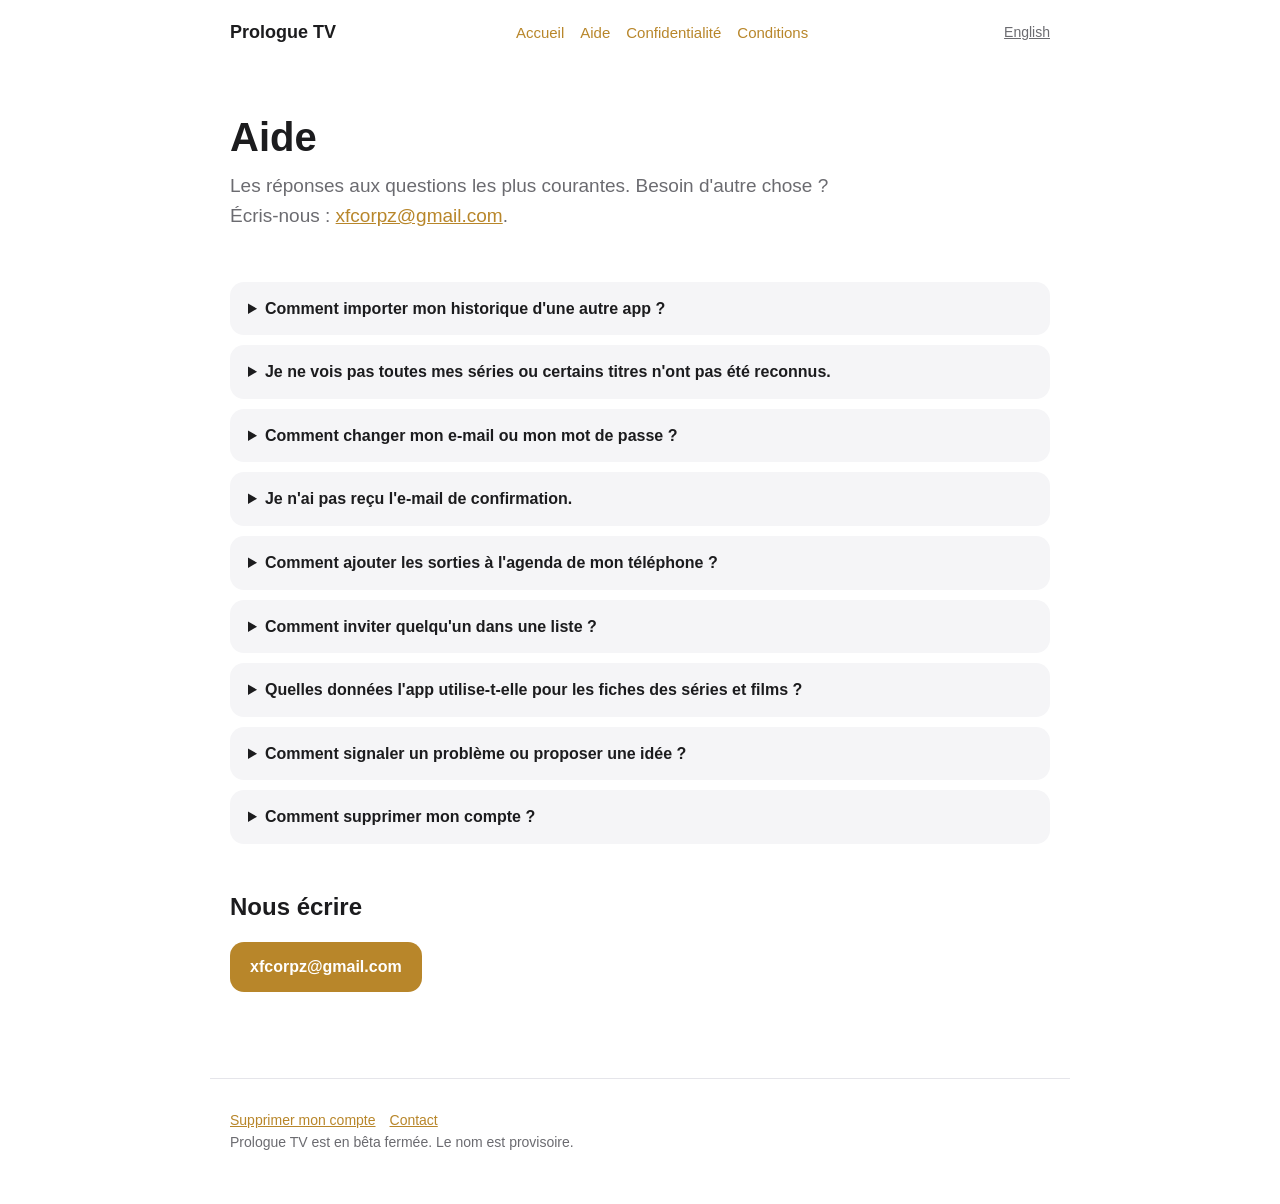
<file: support.html>
<!doctype html>
<html lang="fr"><head><meta charset="utf-8">
<meta name="viewport" content="width=device-width, initial-scale=1">
<title>Aide — Prologue TV</title>
<meta name="description" content="Questions fréquentes et contact pour Prologue TV.">
<link rel="stylesheet" href="style.css">
</head><body>
<header class="top"><a class="brand" href="index.html">Prologue TV</a><nav><a href="index.html">Accueil</a><a href="support.html">Aide</a><a href="privacy.html">Confidentialité</a><a href="terms.html">Conditions</a></nav><a class="lang" href="support-en.html" hreflang="en">English</a></header>
<main>

<section class="hero"><h1>Aide</h1><p>Les réponses aux questions les plus courantes. Besoin d'autre chose ? Écris-nous : <a href="mailto:xfcorpz@gmail.com">xfcorpz@gmail.com</a>.</p></section>
<details><summary>Comment importer mon historique d'une autre app ?</summary><ol class='steps'><li>Exporte tes données depuis l'autre app (TV Time, Trakt, IMDb, Letterboxd…).</li><li>Dans Prologue TV : <b>Réglages › Importer mon historique</b>.</li><li>Choisis le fichier (même un .zip, avec son mot de passe si besoin). L'app te montre ce qu'elle a trouvé avant d'enregistrer.</li></ol><p>Tu peux relancer un import sans créer de doublons.</p></details>
<details><summary>Je ne vois pas toutes mes séries ou certains titres n'ont pas été reconnus.</summary><p>L'import associe les titres par leur nom et leur année. Ceux qui n'ont pas pu l'être sont listés à la fin. Si TMDB ne répond pas, relance simplement l'import : il reprend ce qui manquait.</p></details>
<details><summary>Comment changer mon e-mail ou mon mot de passe ?</summary><p><b>Réglages › Mon compte</b>. Pour ta sécurité, un e-mail de confirmation t'est envoyé : le changement ne prend effet qu'après avoir touché le lien qu'il contient. Pense à regarder tes spams.</p></details>
<details><summary>Je n'ai pas reçu l'e-mail de confirmation.</summary><p>Regarde dans tes courriers indésirables, puis utilise « Renvoyer l'e-mail de confirmation » sur l'écran de connexion (un délai de quelques secondes s'applique entre deux envois). Si rien n'arrive, écris-nous.</p></details>
<details><summary>Comment ajouter les sorties à l'agenda de mon téléphone ?</summary><p><b>Réglages › Calendrier › Ajouter les sorties à mon calendrier</b>, puis autorise l'accès. Un calendrier « Prologue TV » apparaît, tenu à jour automatiquement. Tu peux choisir les séries, les films, ou les deux.</p></details>
<details><summary>Comment inviter quelqu'un dans une liste ?</summary><p>Ouvre la liste, touche l'icône « inviter ». Tu peux inviter les personnes que tu suis et qui te suivent aussi. Elles reçoivent l'invitation dans leur cloche de notifications.</p></details>
<details><summary>Quelles données l'app utilise-t-elle pour les fiches des séries et films ?</summary><p>Les informations viennent de TMDB et la disponibilité en streaming de JustWatch (via TMDB). Prologue TV n'est ni approuvée ni certifiée par TMDB.</p></details>
<details><summary>Comment signaler un problème ou proposer une idée ?</summary><p><b>Réglages › À propos › Donner un avis</b> : choisis Problème, Idée ou Avis, écris un sujet et un message. Tu peux joindre la version de l'app et le type de téléphone pour nous aider à comprendre.</p></details>
<details><summary>Comment supprimer mon compte ?</summary><p>Directement dans l'app, en quelques secondes : voir la page <a href='delete-account.html'>Supprimer mon compte et mes données</a>.</p></details>
<h2>Nous écrire</h2>
<p><a class="btn" href="mailto:xfcorpz@gmail.com?subject=Aide%20The%20TV%20Time">xfcorpz@gmail.com</a></p>

</main>
<footer><a href="delete-account.html">Supprimer mon compte</a><a href="mailto:xfcorpz@gmail.com">Contact</a><br>Prologue TV est en bêta fermée. Le nom est provisoire.</footer>
</body></html>
</file>
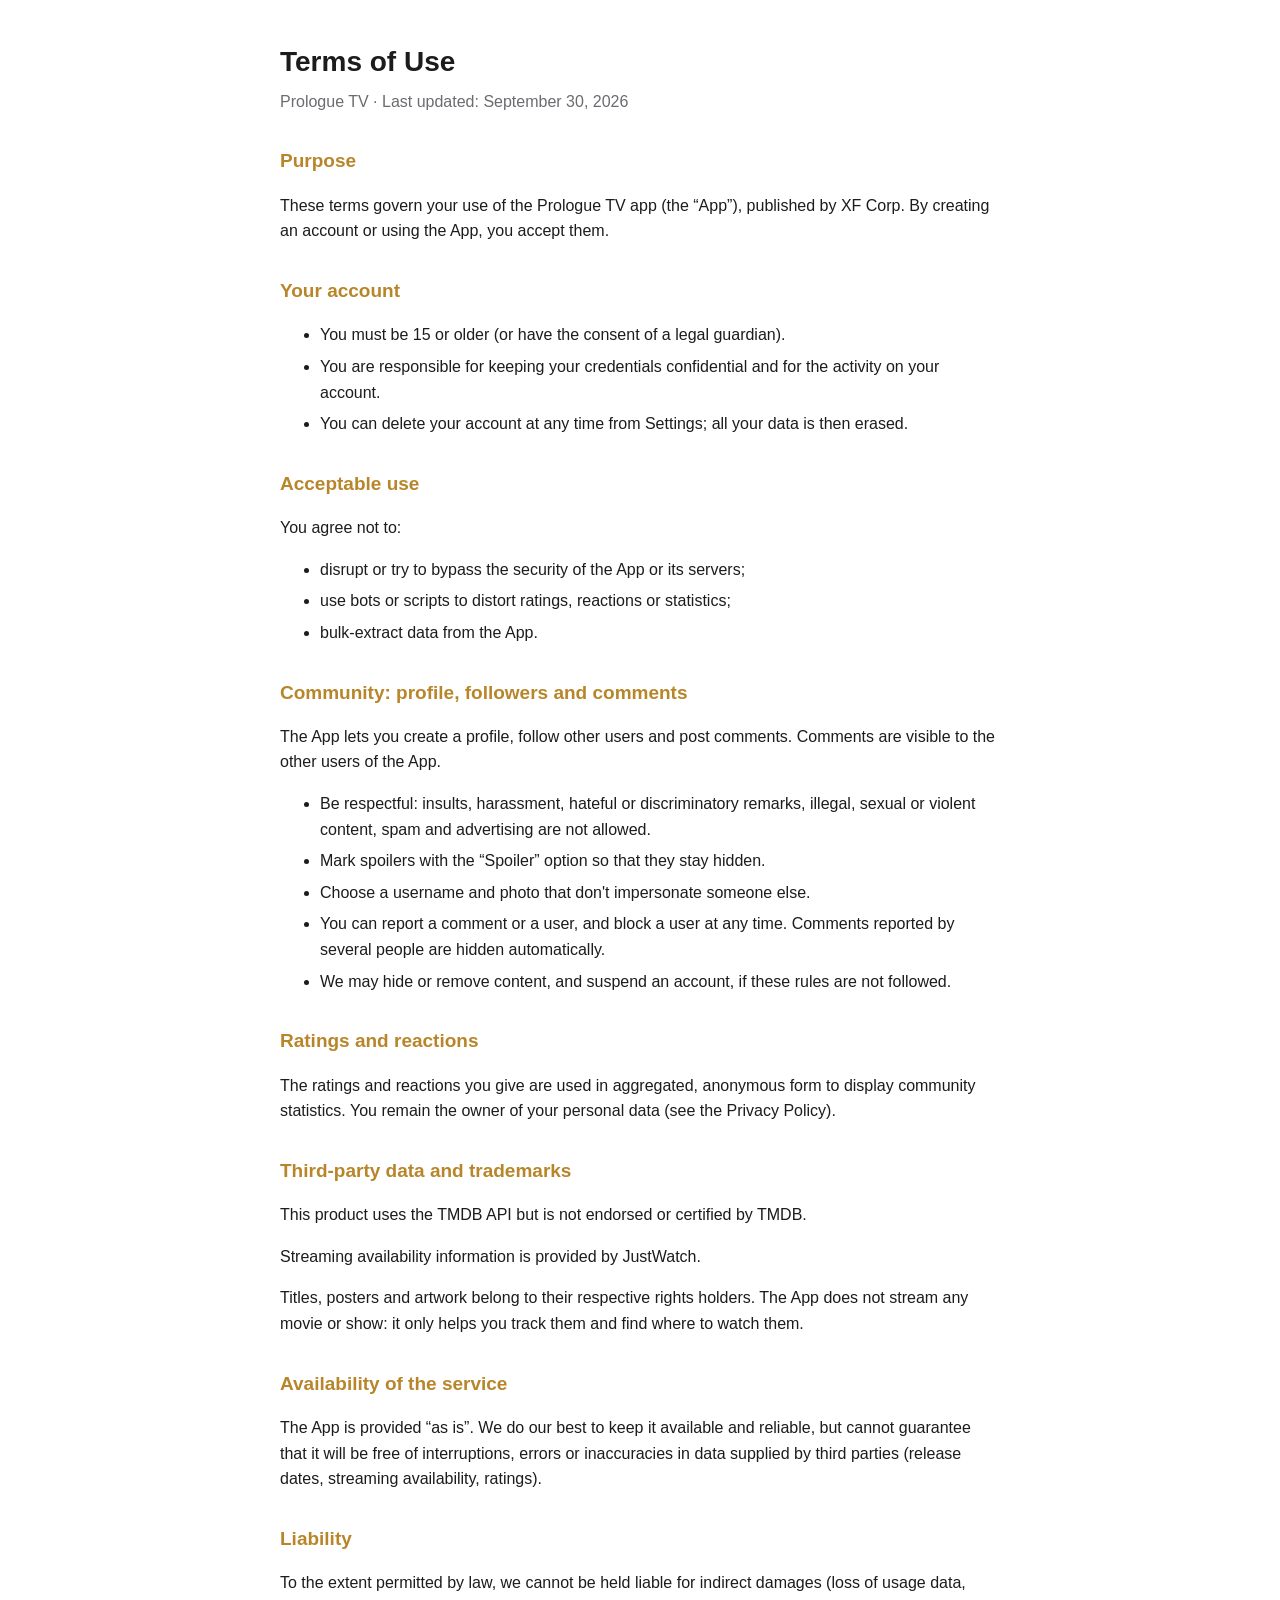
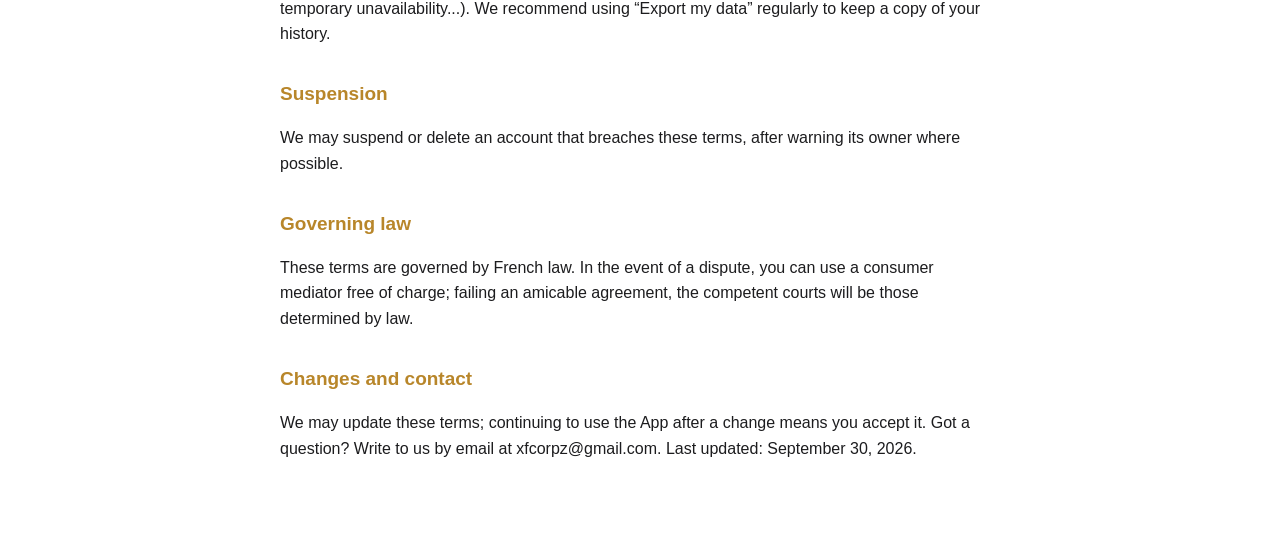
<file: terms-en.html>
<!doctype html>
<html lang="en"><head><meta charset="utf-8">
<meta name="viewport" content="width=device-width, initial-scale=1">
<title>Terms of Use — Prologue TV</title>
<style>
:root{color-scheme:light dark;--bg:#fff;--fg:#1c1c1e;--muted:#6b6b70;--accent:#b8862a}
@media(prefers-color-scheme:dark){:root{--bg:#000;--fg:#f2f2f7;--muted:#98989f;--accent:#d9a441}}
body{margin:0;background:var(--bg);color:var(--fg);font:16px/1.6 -apple-system,BlinkMacSystemFont,"Inter","Segoe UI",sans-serif}
main{max-width:720px;margin:0 auto;padding:40px 20px 80px}
h1{font-size:28px;margin:0 0 4px}h2{font-size:19px;margin:32px 0 8px;color:var(--accent)}
p.muted{color:var(--muted);margin:0 0 24px}li{margin:6px 0}
</style></head><body><main>
<h1>Terms of Use</h1>
<p class="muted">Prologue TV · Last updated: September 30, 2026</p>
<h2>Purpose</h2>
<p>These terms govern your use of the Prologue TV app (the “App”), published by XF Corp. By creating an account or using the App, you accept them.</p>
<h2>Your account</h2>
<ul>
<li>You must be 15 or older (or have the consent of a legal guardian).</li>
<li>You are responsible for keeping your credentials confidential and for the activity on your account.</li>
<li>You can delete your account at any time from Settings; all your data is then erased.</li>
</ul>
<h2>Acceptable use</h2>
<p>You agree not to:</p>
<ul>
<li>disrupt or try to bypass the security of the App or its servers;</li>
<li>use bots or scripts to distort ratings, reactions or statistics;</li>
<li>bulk-extract data from the App.</li>
</ul>
<h2>Community: profile, followers and comments</h2>
<p>The App lets you create a profile, follow other users and post comments. Comments are visible to the other users of the App.</p>
<ul>
<li>Be respectful: insults, harassment, hateful or discriminatory remarks, illegal, sexual or violent content, spam and advertising are not allowed.</li>
<li>Mark spoilers with the “Spoiler” option so that they stay hidden.</li>
<li>Choose a username and photo that don't impersonate someone else.</li>
<li>You can report a comment or a user, and block a user at any time. Comments reported by several people are hidden automatically.</li>
<li>We may hide or remove content, and suspend an account, if these rules are not followed.</li>
</ul>
<h2>Ratings and reactions</h2>
<p>The ratings and reactions you give are used in aggregated, anonymous form to display community statistics. You remain the owner of your personal data (see the Privacy Policy).</p>
<h2>Third-party data and trademarks</h2>
<p>This product uses the TMDB API but is not endorsed or certified by TMDB.</p>
<p>Streaming availability information is provided by JustWatch.</p>
<p>Titles, posters and artwork belong to their respective rights holders. The App does not stream any movie or show: it only helps you track them and find where to watch them.</p>
<h2>Availability of the service</h2>
<p>The App is provided “as is”. We do our best to keep it available and reliable, but cannot guarantee that it will be free of interruptions, errors or inaccuracies in data supplied by third parties (release dates, streaming availability, ratings).</p>
<h2>Liability</h2>
<p>To the extent permitted by law, we cannot be held liable for indirect damages (loss of usage data, temporary unavailability...). We recommend using “Export my data” regularly to keep a copy of your history.</p>
<h2>Suspension</h2>
<p>We may suspend or delete an account that breaches these terms, after warning its owner where possible.</p>
<h2>Governing law</h2>
<p>These terms are governed by French law. In the event of a dispute, you can use a consumer mediator free of charge; failing an amicable agreement, the competent courts will be those determined by law.</p>
<h2>Changes and contact</h2>
<p>We may update these terms; continuing to use the App after a change means you accept it. Got a question? Write to us by email at xfcorpz@gmail.com. Last updated: September 30, 2026.</p>
</main></body></html>
</file>
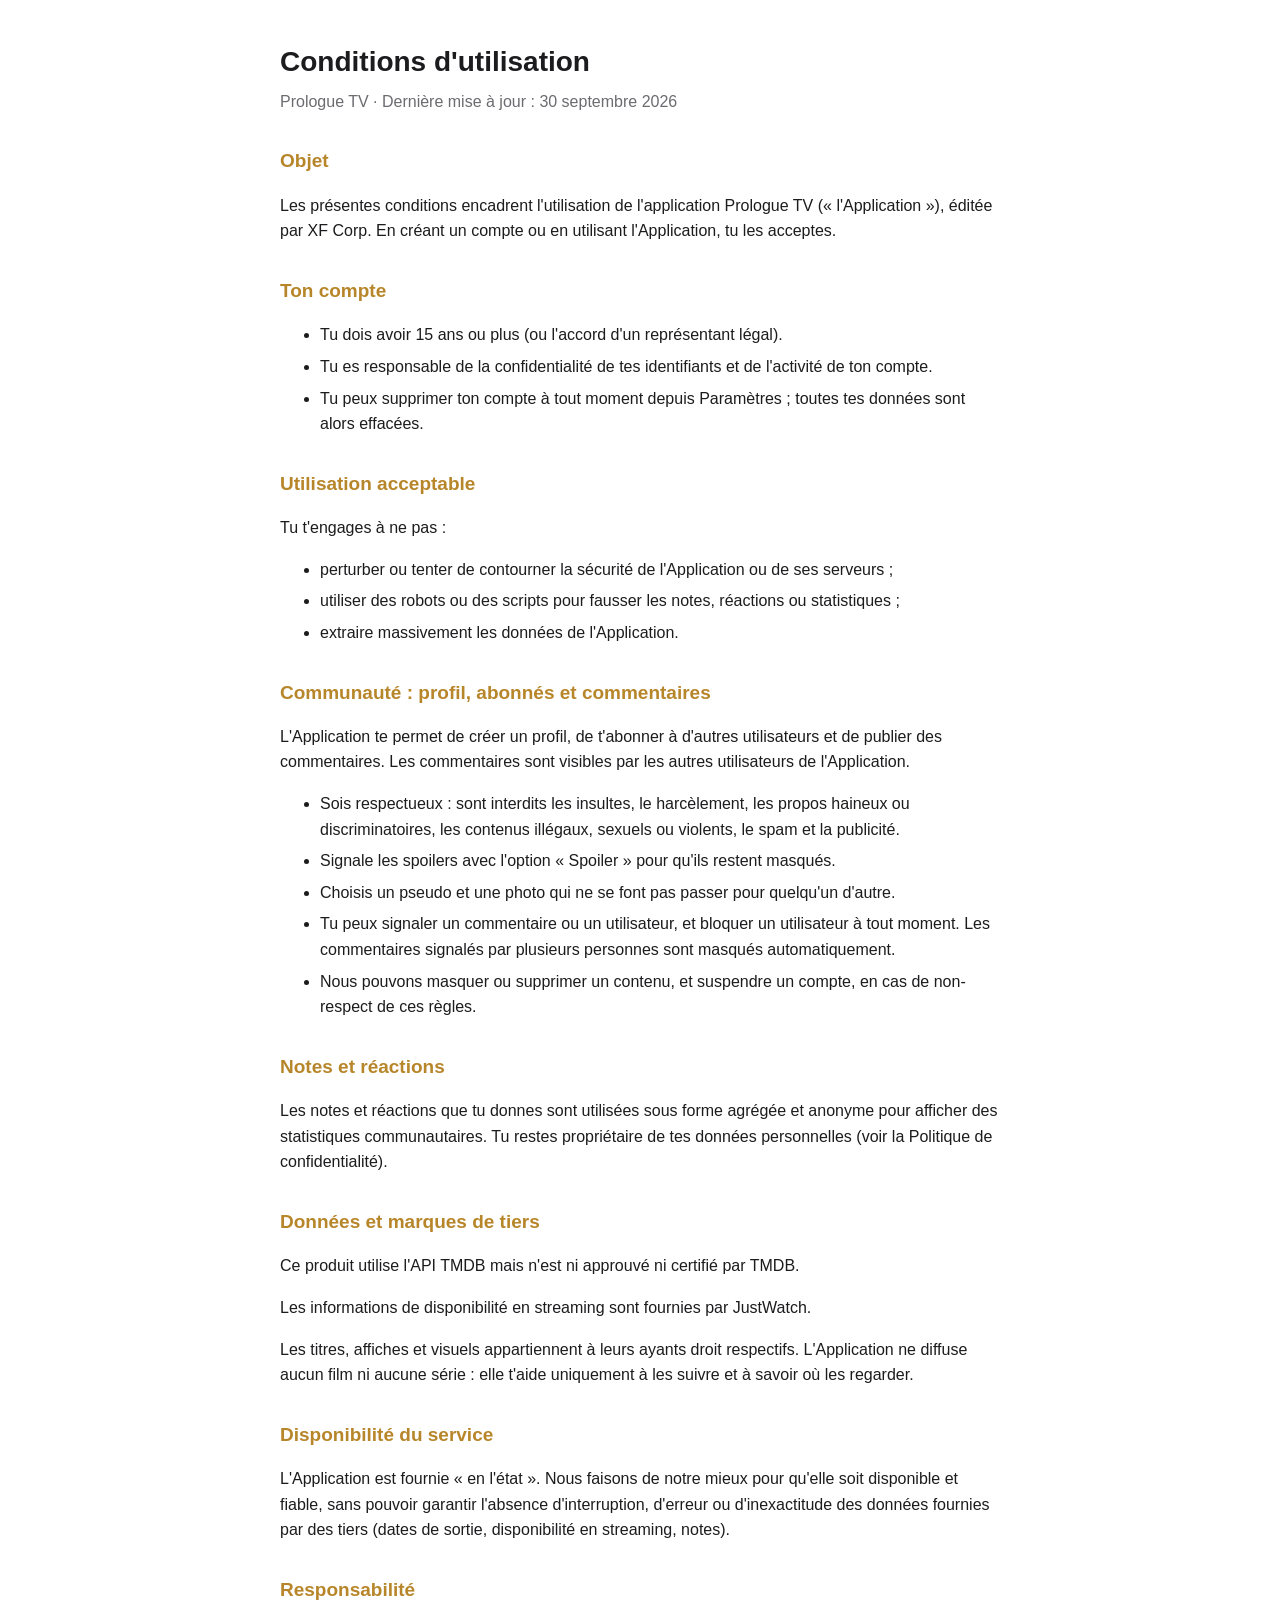
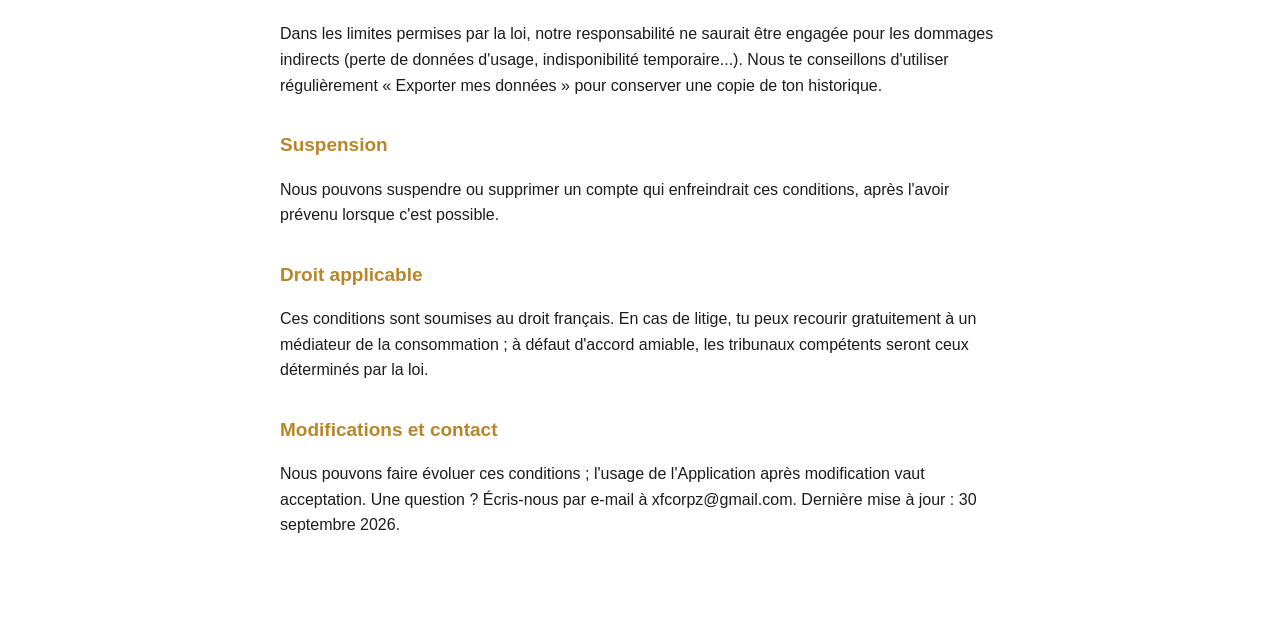
<file: terms.html>
<!doctype html>
<html lang="fr"><head><meta charset="utf-8">
<meta name="viewport" content="width=device-width, initial-scale=1">
<title>Conditions d'utilisation — Prologue TV</title>
<style>
:root{color-scheme:light dark;--bg:#fff;--fg:#1c1c1e;--muted:#6b6b70;--accent:#b8862a}
@media(prefers-color-scheme:dark){:root{--bg:#000;--fg:#f2f2f7;--muted:#98989f;--accent:#d9a441}}
body{margin:0;background:var(--bg);color:var(--fg);font:16px/1.6 -apple-system,BlinkMacSystemFont,"Inter","Segoe UI",sans-serif}
main{max-width:720px;margin:0 auto;padding:40px 20px 80px}
h1{font-size:28px;margin:0 0 4px}h2{font-size:19px;margin:32px 0 8px;color:var(--accent)}
p.muted{color:var(--muted);margin:0 0 24px}li{margin:6px 0}
</style></head><body><main>
<h1>Conditions d'utilisation</h1>
<p class="muted">Prologue TV · Dernière mise à jour : 30 septembre 2026</p>
<h2>Objet</h2>
<p>Les présentes conditions encadrent l'utilisation de l'application Prologue TV (« l'Application »), éditée par XF Corp. En créant un compte ou en utilisant l'Application, tu les acceptes.</p>
<h2>Ton compte</h2>
<ul>
<li>Tu dois avoir 15 ans ou plus (ou l'accord d'un représentant légal).</li>
<li>Tu es responsable de la confidentialité de tes identifiants et de l'activité de ton compte.</li>
<li>Tu peux supprimer ton compte à tout moment depuis Paramètres ; toutes tes données sont alors effacées.</li>
</ul>
<h2>Utilisation acceptable</h2>
<p>Tu t'engages à ne pas :</p>
<ul>
<li>perturber ou tenter de contourner la sécurité de l'Application ou de ses serveurs ;</li>
<li>utiliser des robots ou des scripts pour fausser les notes, réactions ou statistiques ;</li>
<li>extraire massivement les données de l'Application.</li>
</ul>
<h2>Communauté : profil, abonnés et commentaires</h2>
<p>L'Application te permet de créer un profil, de t'abonner à d'autres utilisateurs et de publier des commentaires. Les commentaires sont visibles par les autres utilisateurs de l'Application.</p>
<ul>
<li>Sois respectueux : sont interdits les insultes, le harcèlement, les propos haineux ou discriminatoires, les contenus illégaux, sexuels ou violents, le spam et la publicité.</li>
<li>Signale les spoilers avec l'option « Spoiler » pour qu'ils restent masqués.</li>
<li>Choisis un pseudo et une photo qui ne se font pas passer pour quelqu'un d'autre.</li>
<li>Tu peux signaler un commentaire ou un utilisateur, et bloquer un utilisateur à tout moment. Les commentaires signalés par plusieurs personnes sont masqués automatiquement.</li>
<li>Nous pouvons masquer ou supprimer un contenu, et suspendre un compte, en cas de non-respect de ces règles.</li>
</ul>
<h2>Notes et réactions</h2>
<p>Les notes et réactions que tu donnes sont utilisées sous forme agrégée et anonyme pour afficher des statistiques communautaires. Tu restes propriétaire de tes données personnelles (voir la Politique de confidentialité).</p>
<h2>Données et marques de tiers</h2>
<p>Ce produit utilise l'API TMDB mais n'est ni approuvé ni certifié par TMDB.</p>
<p>Les informations de disponibilité en streaming sont fournies par JustWatch.</p>
<p>Les titres, affiches et visuels appartiennent à leurs ayants droit respectifs. L'Application ne diffuse aucun film ni aucune série : elle t'aide uniquement à les suivre et à savoir où les regarder.</p>
<h2>Disponibilité du service</h2>
<p>L'Application est fournie « en l'état ». Nous faisons de notre mieux pour qu'elle soit disponible et fiable, sans pouvoir garantir l'absence d'interruption, d'erreur ou d'inexactitude des données fournies par des tiers (dates de sortie, disponibilité en streaming, notes).</p>
<h2>Responsabilité</h2>
<p>Dans les limites permises par la loi, notre responsabilité ne saurait être engagée pour les dommages indirects (perte de données d'usage, indisponibilité temporaire...). Nous te conseillons d'utiliser régulièrement « Exporter mes données » pour conserver une copie de ton historique.</p>
<h2>Suspension</h2>
<p>Nous pouvons suspendre ou supprimer un compte qui enfreindrait ces conditions, après l'avoir prévenu lorsque c'est possible.</p>
<h2>Droit applicable</h2>
<p>Ces conditions sont soumises au droit français. En cas de litige, tu peux recourir gratuitement à un médiateur de la consommation ; à défaut d'accord amiable, les tribunaux compétents seront ceux déterminés par la loi.</p>
<h2>Modifications et contact</h2>
<p>Nous pouvons faire évoluer ces conditions ; l'usage de l'Application après modification vaut acceptation. Une question ? Écris-nous par e-mail à xfcorpz@gmail.com. Dernière mise à jour : 30 septembre 2026.</p>
</main></body></html>
</file>
<file: style.css>
:root{color-scheme:light dark;--bg:#fff;--card:#f5f5f7;--fg:#1c1c1e;--muted:#6b6b70;--accent:#b8862a;--line:#e5e5ea}
@media(prefers-color-scheme:dark){:root{--bg:#000;--card:#1c1c1e;--fg:#f2f2f7;--muted:#98989f;--accent:#d9a441;--line:#2c2c2e}}
*{box-sizing:border-box}
body{margin:0;background:var(--bg);color:var(--fg);font:16px/1.6 -apple-system,BlinkMacSystemFont,"Inter","Segoe UI",sans-serif}
a{color:var(--accent)}
header.top{max-width:860px;margin:0 auto;padding:18px 20px;display:flex;flex-wrap:wrap;gap:8px 20px;align-items:center;justify-content:space-between}
header.top .brand{font-weight:700;font-size:18px;color:var(--fg);text-decoration:none}
header.top nav a{margin-right:16px;text-decoration:none;font-size:15px}
header.top .lang{font-size:14px;color:var(--muted)}
main{max-width:860px;margin:0 auto;padding:10px 20px 70px}
.hero{padding:40px 0 20px}
.hero h1{font-size:40px;line-height:1.1;margin:0 0 12px}
.hero p{font-size:19px;color:var(--muted);margin:0 0 20px;max-width:620px}
.badge{display:inline-block;background:var(--accent);color:#fff;border-radius:999px;padding:3px 12px;font-size:13px;font-weight:600;margin-bottom:14px}
.btn{display:inline-block;background:var(--accent);color:#fff;text-decoration:none;border-radius:14px;padding:12px 20px;font-weight:600}
h2{font-size:24px;margin:44px 0 14px}
h3{font-size:17px;margin:0 0 4px}
.grid{display:grid;grid-template-columns:repeat(auto-fit,minmax(240px,1fr));gap:14px}
.card{background:var(--card);border-radius:18px;padding:18px 18px 16px}
.card p{margin:0;color:var(--muted);font-size:15px}
details{background:var(--card);border-radius:14px;padding:14px 18px;margin:10px 0}
summary{cursor:pointer;font-weight:600}
details p,details ol,details ul{color:var(--muted);margin:10px 0 0}
.steps li{margin:6px 0}
footer{max-width:860px;margin:0 auto;padding:30px 20px 50px;color:var(--muted);font-size:14px;border-top:1px solid var(--line)}
footer a{margin-right:14px}
</file>
